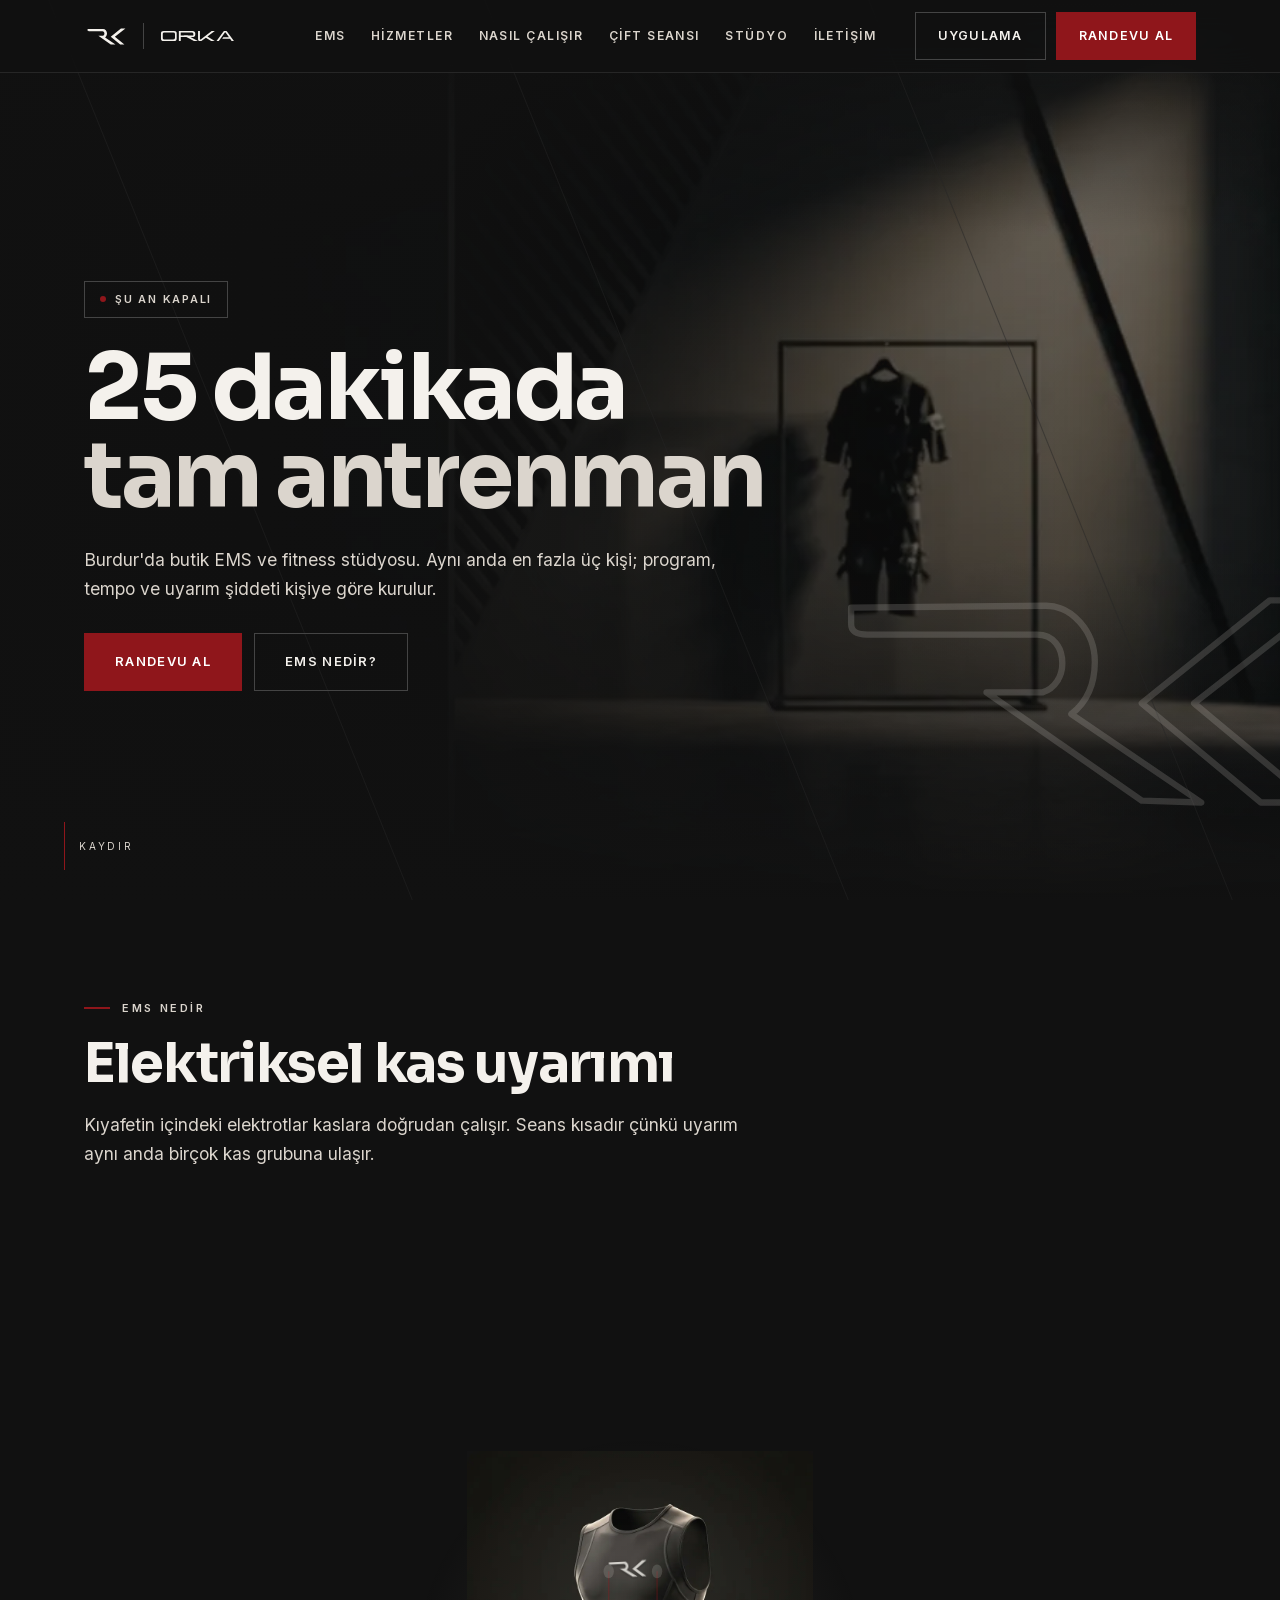
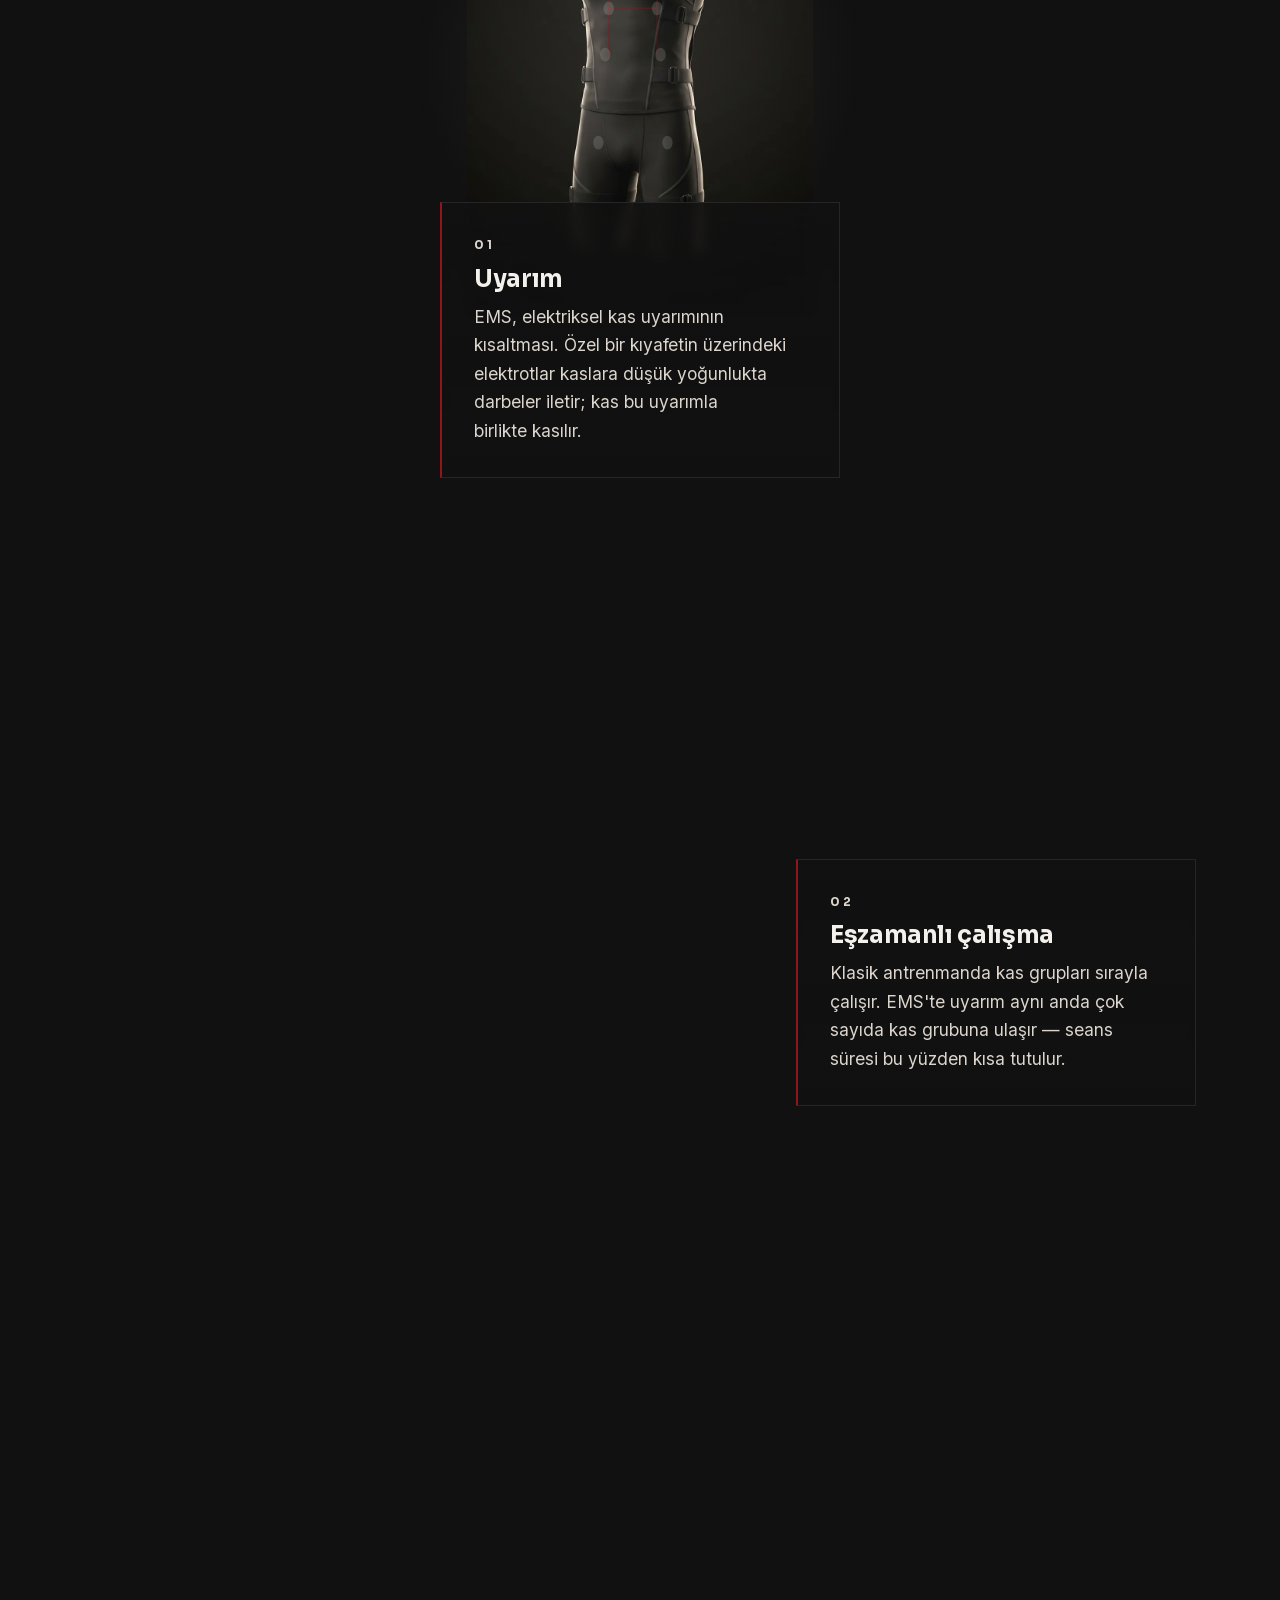
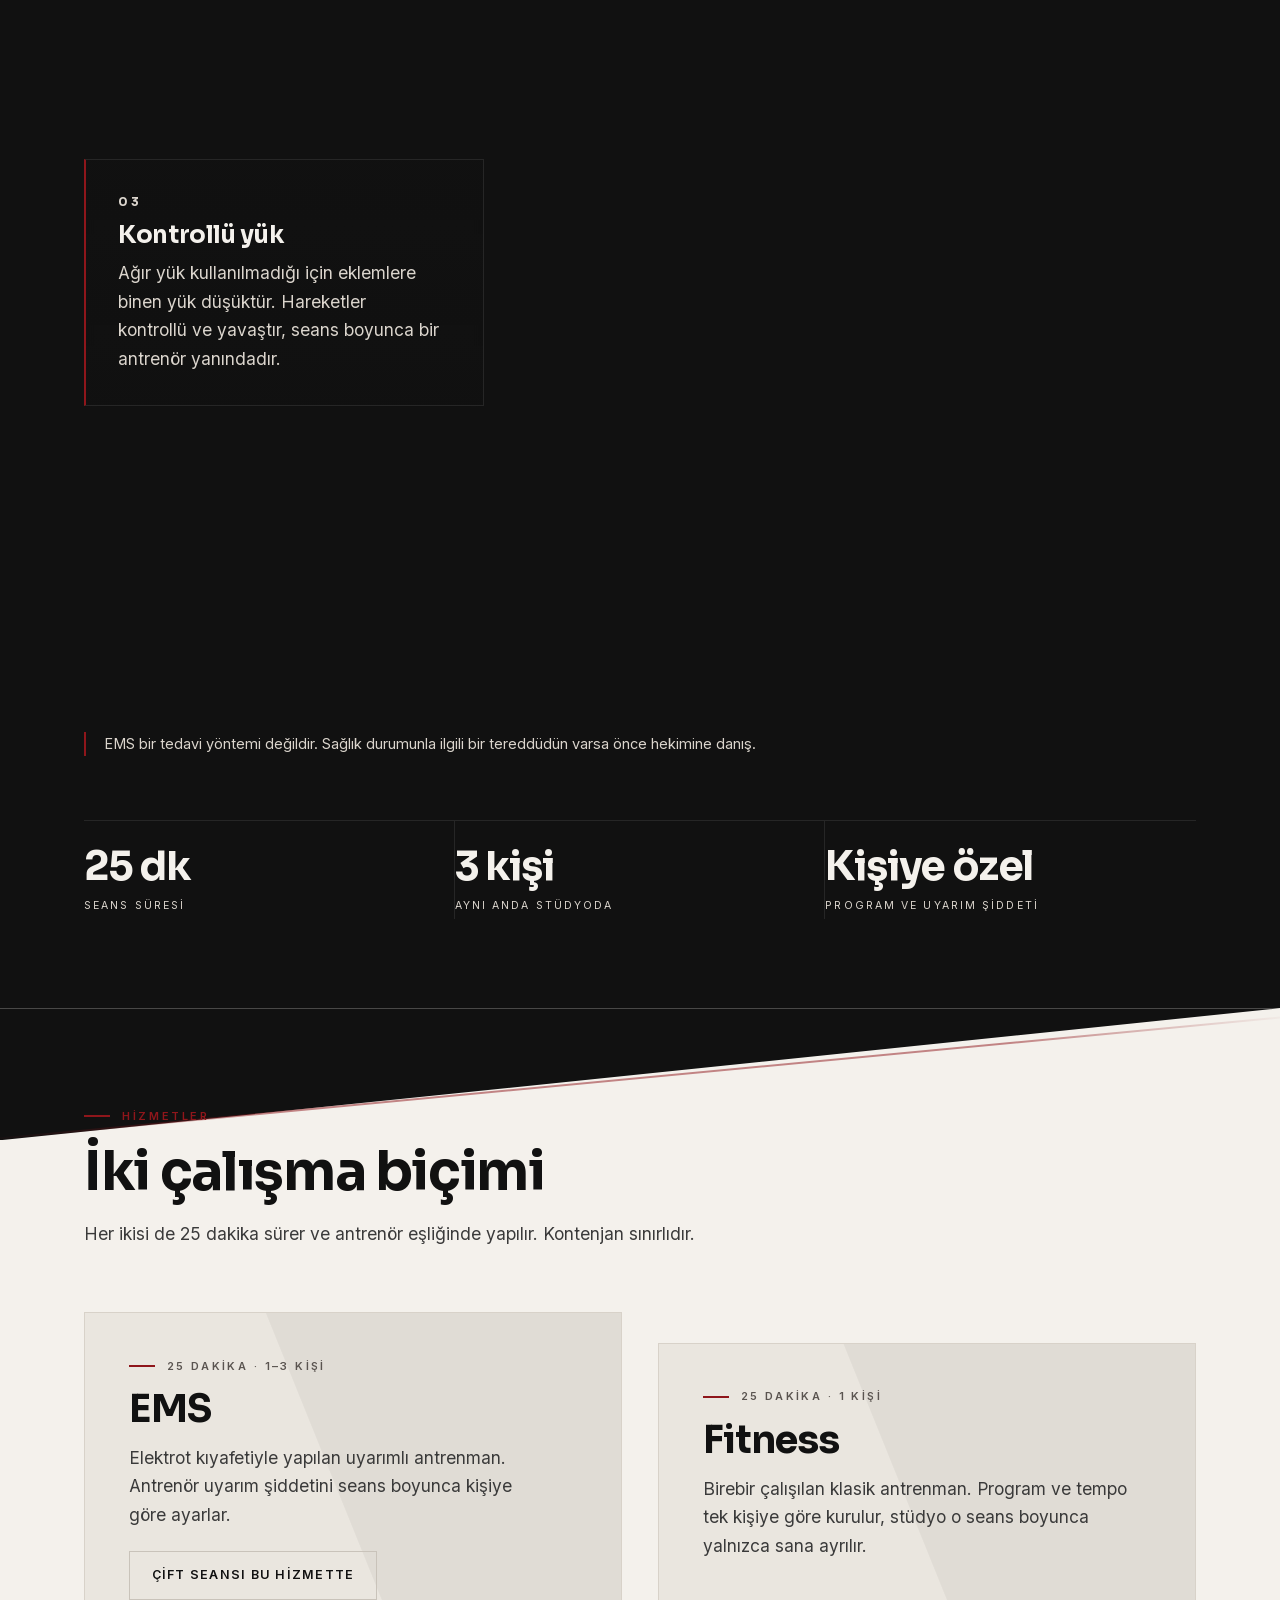
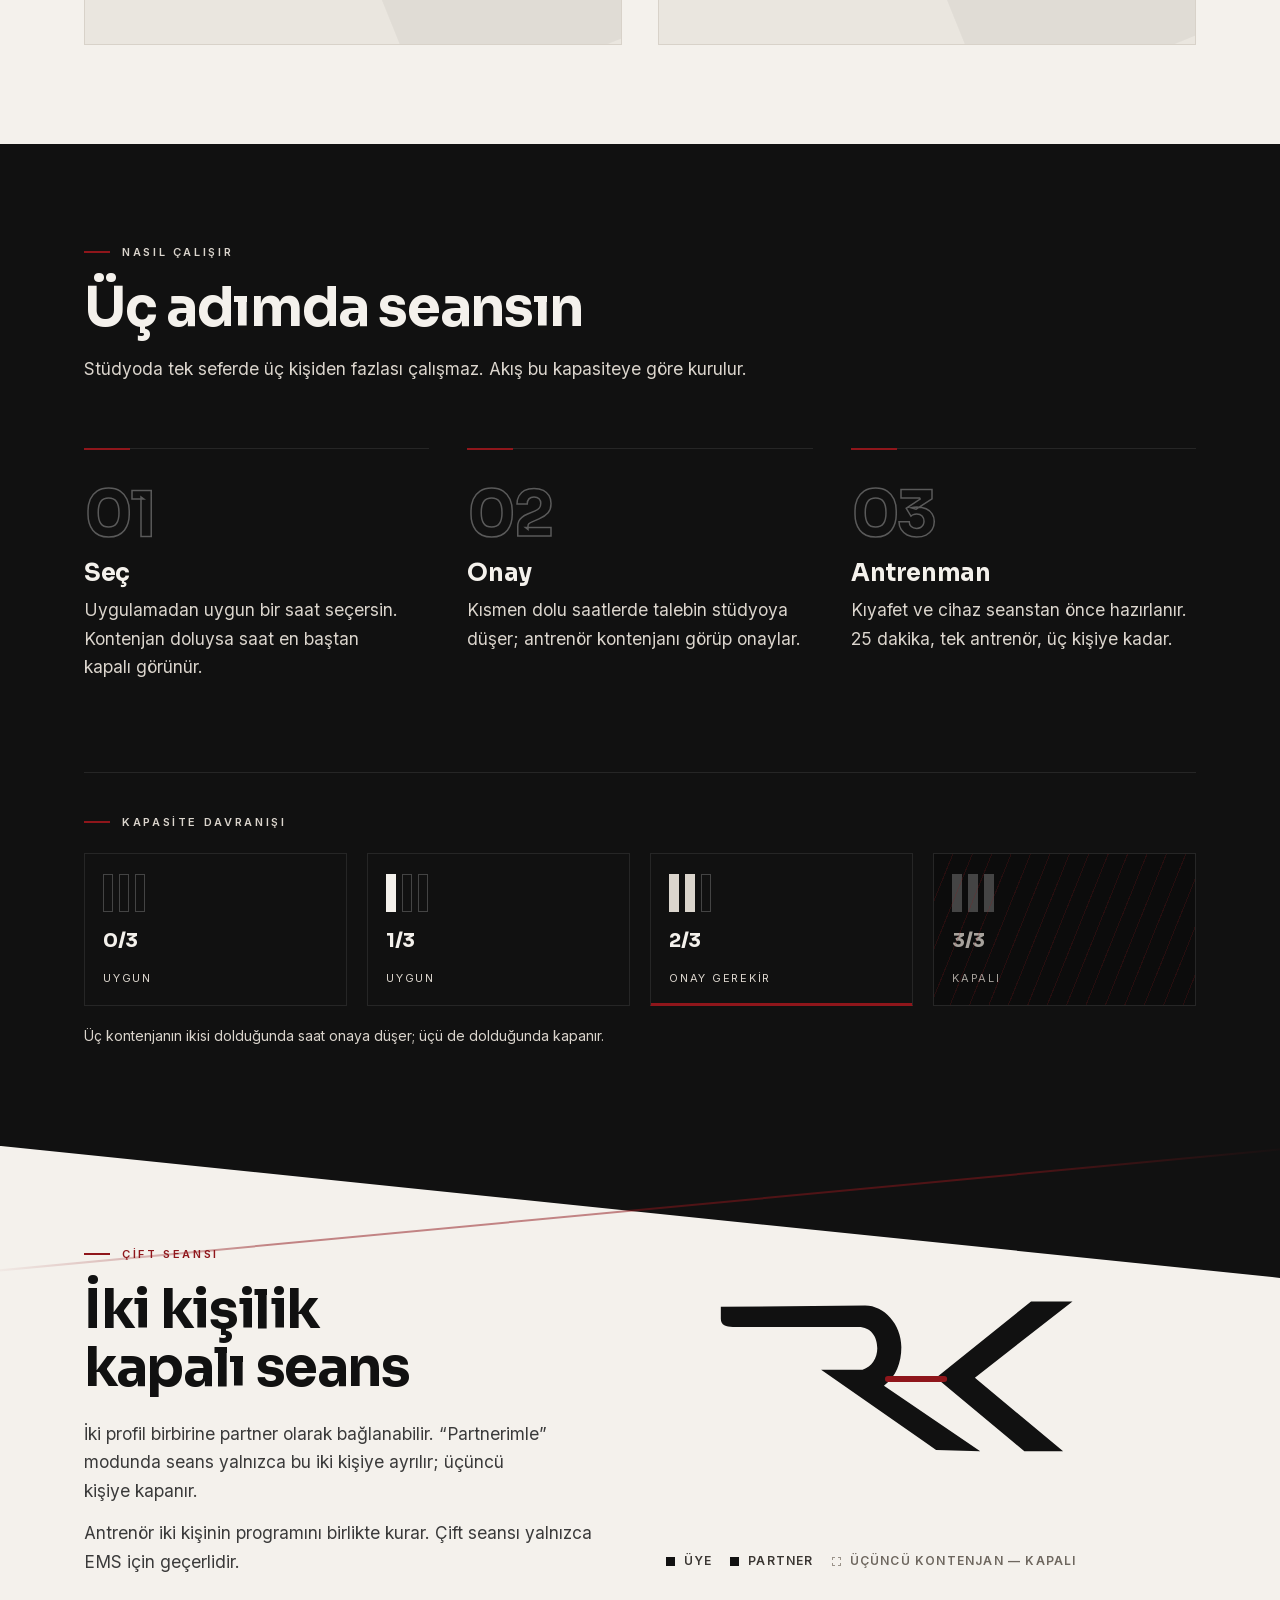
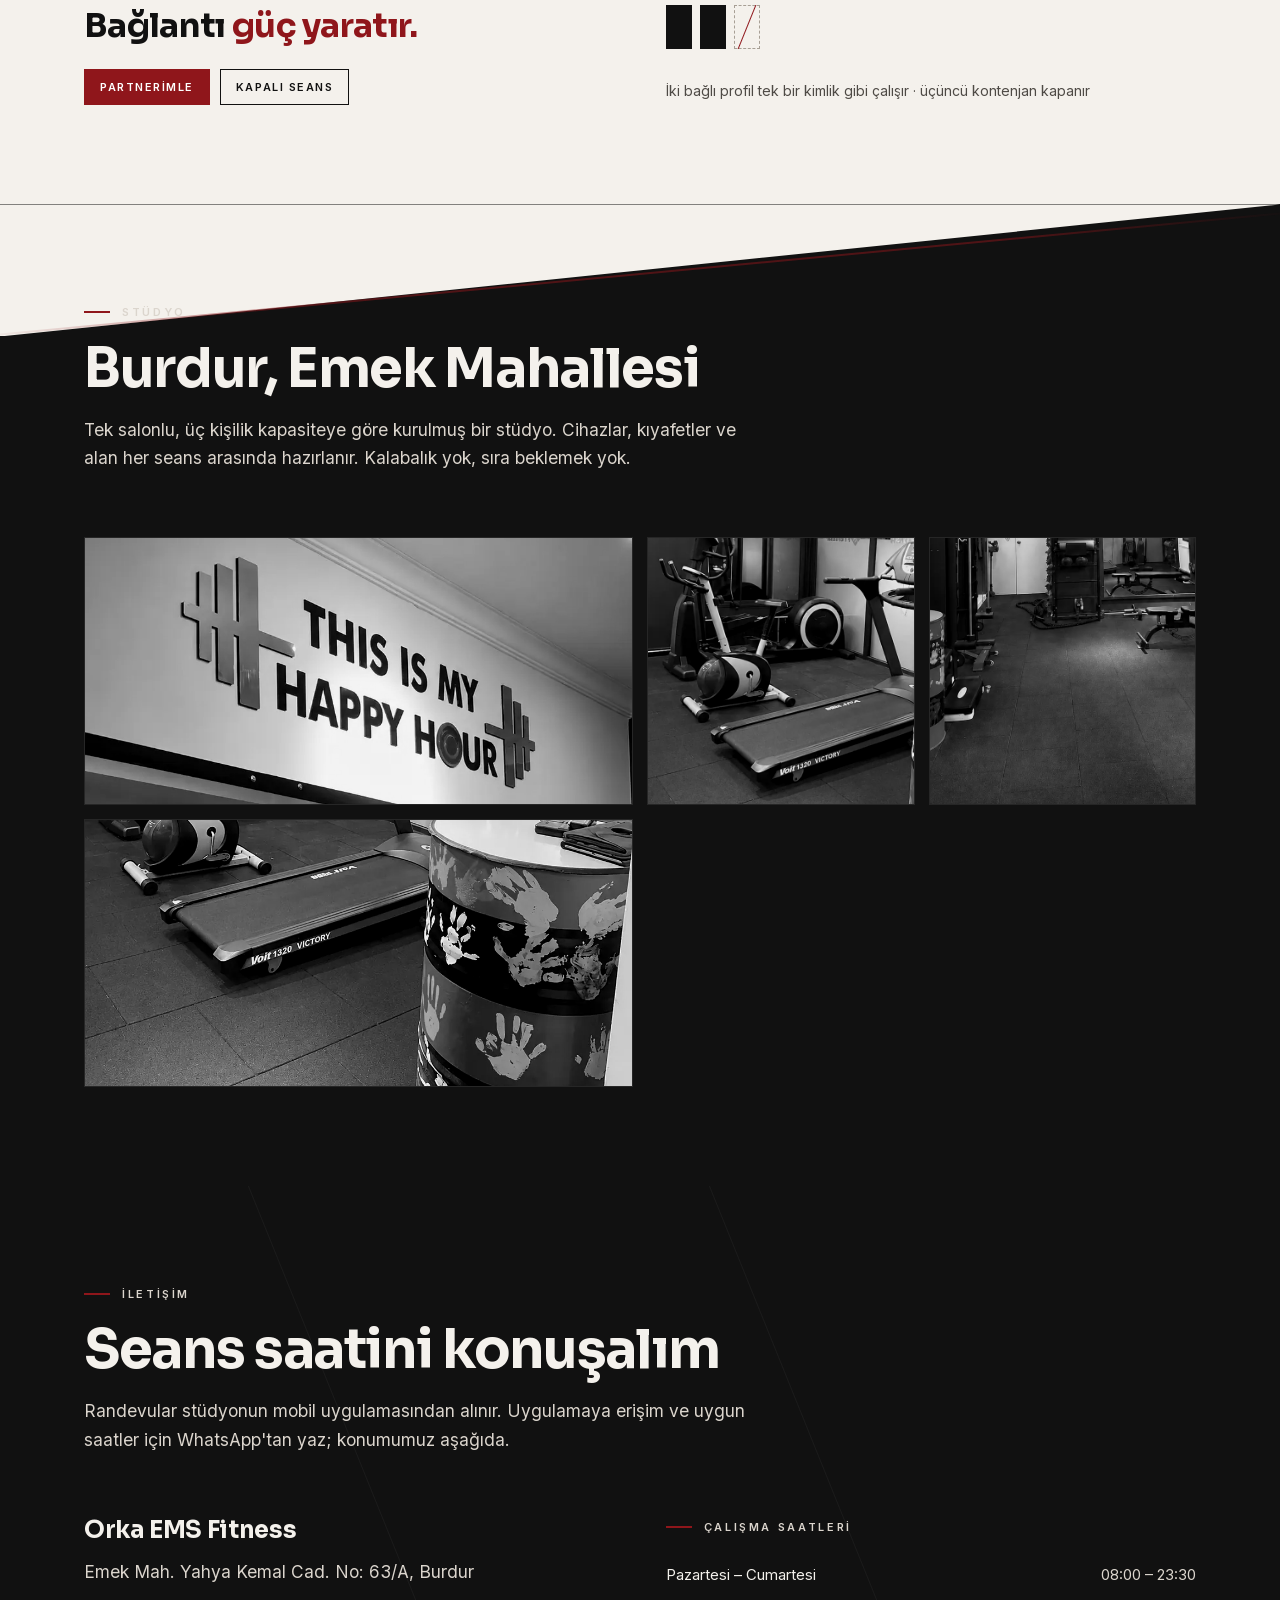
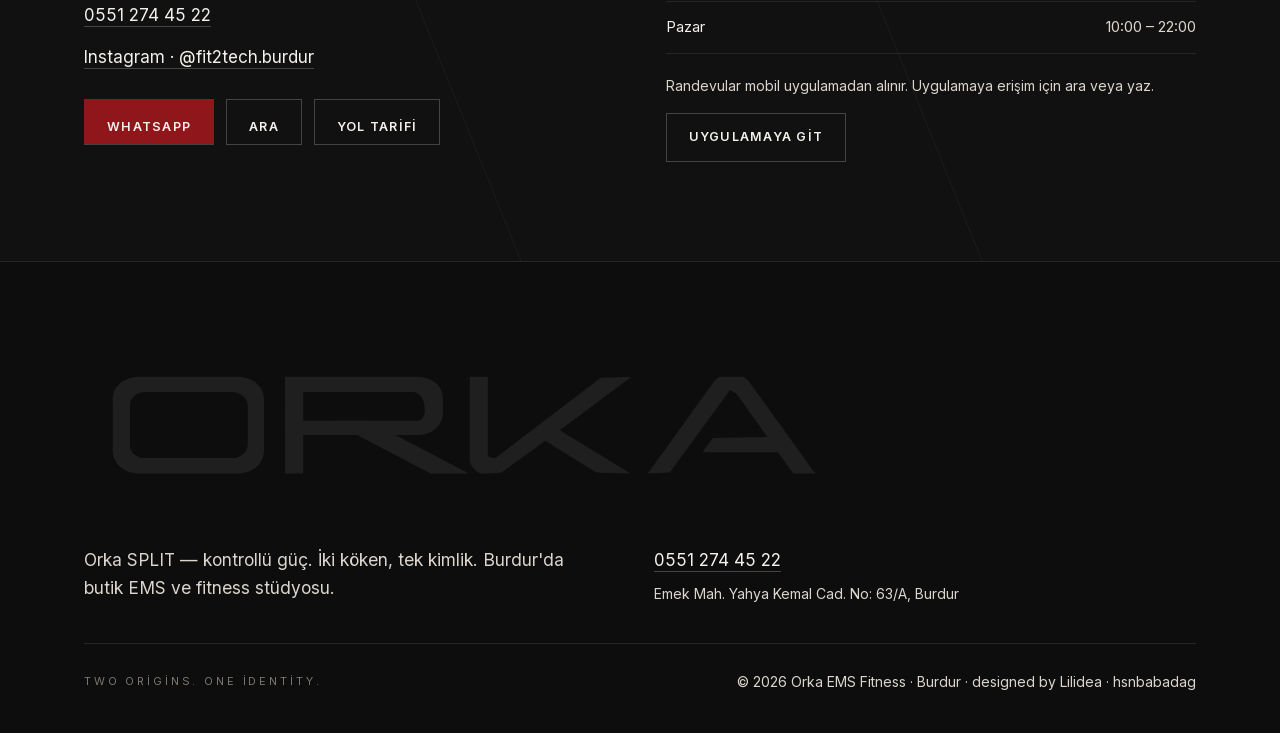
<file: index.html>
<!DOCTYPE html>
<html lang="tr">
<head>
<meta charset="utf-8">
<meta name="viewport" content="width=device-width,initial-scale=1,viewport-fit=cover">
<title>Orka EMS Fitness — Burdur | 25 dakikada tam antrenman</title>
<meta name="description" content="Burdur'da butik EMS ve fitness stüdyosu. 25 dakikalık, kişiye özel seanslar; aynı anda en fazla üç kişi.">
<meta name="theme-color" content="#111111">
<link rel="canonical" href="https://orkafitness.vercel.app/">
<meta property="og:type" content="website">
<meta property="og:title" content="Orka EMS Fitness — Burdur">
<meta property="og:description" content="25 dakikada tam antrenman. Butik EMS stüdyosu, Burdur.">
<meta property="og:image" content="https://orkafitness.vercel.app/assets/img/hero-studio.webp">
<meta property="og:locale" content="tr_TR">
<link rel="icon" href="assets/brand/favicon.svg" type="image/svg+xml">
<link rel="apple-touch-icon" href="assets/brand/apple-touch-icon.png">
<link rel="preload" href="assets/fonts/sora-700.woff2" as="font" type="font/woff2" crossorigin>
<link rel="preload" href="assets/fonts/inter-400.woff2" as="font" type="font/woff2" crossorigin>
<link rel="stylesheet" href="assets/site.css">
<script type="application/ld+json">{"@context": "https://schema.org", "@type": "ExerciseGym", "name": "Orka EMS Fitness", "description": "Burdur'da butik EMS ve fitness stüdyosu. 25 dakikalık, kişiye özel seanslar.", "url": "https://orkafitness.vercel.app/", "telephone": "+905512744522", "image": "https://orkafitness.vercel.app/assets/img/hero-studio.webp", "sameAs": ["https://instagram.com/fit2tech.burdur"], "address": {"@type": "PostalAddress", "streetAddress": "Emek Mah. Yahya Kemal Cad. No: 63/A", "addressLocality": "Burdur", "addressCountry": "TR"}, "openingHoursSpecification": [{"@type": "OpeningHoursSpecification", "dayOfWeek": ["Monday", "Tuesday", "Wednesday", "Thursday", "Friday", "Saturday"], "opens": "08:00", "closes": "23:30"}, {"@type": "OpeningHoursSpecification", "dayOfWeek": ["Sunday"], "opens": "10:00", "closes": "22:00"}]}</script>
</head>
<body>
<a class="btn btn--solid" href="#ems" style="position:absolute;left:-9999px;top:0"
   onfocus="this.style.left='12px';this.style.top='12px';this.style.zIndex=99"
   onblur="this.style.left='-9999px'">İçeriğe atla</a>

<div class="field" id="field" aria-hidden="true"></div>
<div class="progress" id="progress"></div>

<header class="nav" id="nav">
  <div class="nav__in">
    <a class="brand" href="#top" aria-label="Orka EMS Fitness — ana sayfa">
      <svg class="sym" viewBox="-24 -24 312 160" aria-hidden="true"><path d="M1 4 L1 13 C1 18 5 19 10 19 L104 19 C113 19 118 26 118 35 C118 42 114 49 107 51 L76 51 L162 111 L195 112 L123 63 C132 56 136 46 136 34 C136 17 123 3 109 3 Z"/><path d="M233 0 L162 57 L228 112 L257 112 L191 57 L264 0 Z"/></svg>
      <span class="brand__rule"></span><svg class="wm" viewBox="-30 -30 794 161" fill-rule="evenodd" aria-hidden="true"><path d="M27 0 H131 A27 23 0 0 1 158 23 V78 A27 23 0 0 1 131 101 H27 A27 23 0 0 1 0 78 V23 A27 23 0 0 1 27 0 Z M34 16 H124 A17 14 0 0 1 141 30 V71 A17 14 0 0 1 124 85 H34 A16 13 0 0 1 18 72 V29 A16 13 0 0 1 34 16 Z"/><path d="M180 0 H318 C334 0 345 10 345 23 V37 C345 51 333 61 318 61 H199 V101 H180 Z M199 16 H313 C321 16 326 24 326 34 V37 C326 42 322 46 317 46 H199 Z"/><path d="M227 46 H267 L372 101 H332 Z"/><path d="M373 0 L373 86 C373 93 378 98 384 101 C392 101 399 101 406 100 L452 67 L505 100 L541 101 L467 56 L542 0 L510 1 L400 85 C397 85 394 85 392 82 L392 0 Z"/><path d="M559 101 L582 100 L645 14 L652 18 L684 63 L627 64 L616 79 L695 79 L711 101 L734 101 L664 4 L659 0 L634 0 L629 4 Z"/></svg>
    </a>
    <nav class="navlinks"><a href="#ems">EMS</a><a href="#hizmetler">Hizmetler</a><a href="#kapasite">Nasıl Çalışır</a><a href="#cift">Çift Seansı</a><a href="#studyo">Stüdyo</a><a href="#iletisim">İletişim</a></nav>
    <div class="navcta">
      <a class="btn btn--ghost" href="/uygulama/">Uygulama</a>
      <a class="btn btn--primary btn--sweep" href="https://wa.me/905512744522">Randevu Al</a>
    </div>
    <button class="burger" id="burger" aria-label="Menü" aria-expanded="false" aria-controls="mobmenu">
      <i></i><i></i><i></i>
    </button>
  </div>
</header>

<nav class="mobmenu" id="mobmenu">
  <a href="#ems">EMS</a><a href="#hizmetler">Hizmetler</a><a href="#kapasite">Nasıl Çalışır</a><a href="#cift">Çift Seansı</a><a href="#studyo">Stüdyo</a><a href="#iletisim">İletişim</a>
  <a class="btn btn--primary" href="https://wa.me/905512744522">Randevu Al</a>
  <a class="btn btn--ghost" href="/uygulama/">Uygulamaya Git</a>
</nav>

<main id="top">

<!-- ===================== HERO ===================== -->
<section class="hero">
  <div class="hero__bg" id="heroBg">
    <picture>
      <source media="(max-width:700px)" srcset="assets/img/hero-studio-sm.webp">
      <img src="assets/img/hero-studio.webp" alt="" fetchpriority="high" width="1376" height="768">
    </picture>
  </div>
  <div class="hero__scrim"></div>
  <div class="slants" aria-hidden="true"><i style="left:18%"></i><i style="left:52%"></i><i style="left:82%"></i></div>
  <div class="wrap hero__grid">
    <div class="hero__copy">
      <span class="status" id="status"><i></i><span id="statusText">Çalışma saatleri</span></span>
      <h1>25 dakikada<em>tam antrenman</em></h1>
      <p class="lede">Burdur'da butik EMS ve fitness stüdyosu. Aynı anda en fazla üç kişi;
        program, tempo ve uyarım şiddeti kişiye göre kurulur.</p>
      <div class="hero__cta">
        <a class="btn btn--lg btn--primary btn--sweep" href="https://wa.me/905512744522">Randevu Al</a>
        <a class="btn btn--lg btn--ghost" href="#ems">EMS Nedir?</a>
      </div>
    </div>
    <svg class="hero__mark" viewBox="-24 -24 312 160" id="heroMark" aria-hidden="true"><path d="M1 4 L1 13 C1 18 5 19 10 19 L104 19 C113 19 118 26 118 35 C118 42 114 49 107 51 L76 51 L162 111 L195 112 L123 63 C132 56 136 46 136 34 C136 17 123 3 109 3 Z"/><path d="M233 0 L162 57 L228 112 L257 112 L191 57 L264 0 Z"/></svg>
  </div>
  <div class="scrollhint"><span></span>Kaydır</div>
</section>

<!-- ===================== EMS ===================== -->
<section class="sec ems" id="ems">
  <div class="wrap">
    <div class="head reveal">
      <p class="eyebrow">EMS Nedir</p>
      <h2 class="h2">Elektriksel kas uyarımı</h2>
      <p class="lede">Kıyafetin içindeki elektrotlar kaslara doğrudan çalışır.
        Seans kısadır çünkü uyarım aynı anda birçok kas grubuna ulaşır.</p>
    </div>
  </div>

  <!-- Sahne: yapışkan suit + akışta duran üç faz.
       Metin blokları normal akışta; JS çalışmasa da tamamı okunur kalır. -->
  <div class="emsstage" id="emsStage">
    <div class="emsstage__sticky" aria-hidden="true">
      <div class="suit" id="suit">
        <div class="suit__halo"></div>
        <picture>
          <source media="(max-width:760px)" srcset="assets/img/ems-suit-sm.webp">
          <img class="suit__img" src="assets/img/ems-suit.webp" width="896" height="1200"
               alt="" loading="lazy" decoding="async">
        </picture>
        <!-- Göğüs arması: onaylı RK vektörü, üretilmiş görselin üstüne bindirildi.
             Amblem hiçbir zaman render'a bırakılmadı; böylece bozulma riski yok. -->
        <svg class="suit__rk" viewBox="-24 -24 312 160" aria-hidden="true"><path d="M1 4 L1 13 C1 18 5 19 10 19 L104 19 C113 19 118 26 118 35 C118 42 114 49 107 51 L76 51 L162 111 L195 112 L123 63 C132 56 136 46 136 34 C136 17 123 3 109 3 Z"/><path d="M233 0 L162 57 L228 112 L257 112 L191 57 L264 0 Z"/></svg>
        <!-- Akım: elektrot noktaları sırayla atar. Ölçülü, döngü yavaş. -->
        <svg class="suit__current" viewBox="0 0 100 100" preserveAspectRatio="none" aria-hidden="true">
          <path class="ezline" d="M41 26 L41 44 M55 26 L55 44 M41 34 L55 34"/>
          <circle class="ez" style="--i:0" cx="41" cy="26" r="1.5"/><circle class="ez" style="--i:1" cx="55" cy="26" r="1.5"/><circle class="ez" style="--i:2" cx="41" cy="34" r="1.5"/><circle class="ez" style="--i:3" cx="55" cy="34" r="1.5"/><circle class="ez" style="--i:4" cx="40" cy="44" r="1.5"/><circle class="ez" style="--i:5" cx="56" cy="44" r="1.5"/><circle class="ez" style="--i:6" cx="38" cy="63" r="1.5"/><circle class="ez" style="--i:7" cx="58" cy="63" r="1.5"/>
        </svg>
      </div>
    </div>

    <div class="emsphases">
      <article class="emsphase emsphase--1">
        <div class="emsphase__box">
          <span class="emsphase__n">01</span>
          <h3 class="h3">Uyarım</h3>
          <p class="lede">EMS, elektriksel kas uyarımının kısaltması. Özel bir kıyafetin üzerindeki elektrotlar kaslara düşük yoğunlukta darbeler iletir; kas bu uyarımla birlikte kasılır.</p>
        </div>
      </article>
      <article class="emsphase emsphase--2">
        <div class="emsphase__box">
          <span class="emsphase__n">02</span>
          <h3 class="h3">Eşzamanlı çalışma</h3>
          <p class="lede">Klasik antrenmanda kas grupları sırayla çalışır. EMS'te uyarım aynı anda çok sayıda kas grubuna ulaşır — seans süresi bu yüzden kısa tutulur.</p>
        </div>
      </article>
      <article class="emsphase emsphase--3">
        <div class="emsphase__box">
          <span class="emsphase__n">03</span>
          <h3 class="h3">Kontrollü yük</h3>
          <p class="lede">Ağır yük kullanılmadığı için eklemlere binen yük düşüktür. Hareketler kontrollü ve yavaştır, seans boyunca bir antrenör yanındadır.</p>
        </div>
      </article>
    </div>
  </div>

  <div class="wrap">
    <p class="note reveal">EMS bir tedavi yöntemi değildir. Sağlık durumunla ilgili bir
      tereddüdün varsa önce hekimine danış.</p>
    <div class="stats reveal">
      <div class="stat"><b>25 dk</b><span>Seans süresi</span></div>
      <div class="stat"><b>3 kişi</b><span>Aynı anda stüdyoda</span></div>
      <div class="stat"><b>Kişiye özel</b><span>Program ve uyarım şiddeti</span></div>
    </div>
  </div>
</section>

<!-- ===================== HİZMETLER (açık oda) ===================== -->
<section class="sec sec--light split-top" id="hizmetler" style="--wedge-color:var(--carbon)">
  <div class="slants" aria-hidden="true"><i style="left:22%"></i><i style="left:72%"></i></div>
  <div class="wrap">
    <div class="head reveal">
      <p class="eyebrow">Hizmetler</p>
      <h2 class="h2">İki çalışma biçimi</h2>
      <p class="lede">Her ikisi de 25 dakika sürer ve antrenör eşliğinde yapılır. Kontenjan sınırlıdır.</p>
    </div>
    <div class="svcgrid">
      <article class="svc reveal">
        <div class="svc__meta"><span class="svc__k"></span><span class="svc__label">25 dakika · 1–3 kişi</span></div>
        <h3>EMS</h3>
        <p class="lede">Elektrot kıyafetiyle yapılan uyarımlı antrenman. Antrenör
          uyarım şiddetini seans boyunca kişiye göre ayarlar.</p>
        <p style="margin-top:8px"><a class="btn btn--ghost" href="#cift">Çift seansı bu hizmette</a></p>
      </article>
      <article class="svc reveal" data-d="1">
        <div class="svc__meta"><span class="svc__k"></span><span class="svc__label">25 dakika · 1 kişi</span></div>
        <h3>Fitness</h3>
        <p class="lede">Birebir çalışılan klasik antrenman. Program ve tempo tek kişiye
          göre kurulur, stüdyo o seans boyunca yalnızca sana ayrılır.</p>
      </article>
    </div>
  </div>
</section>

<!-- ===================== NASIL ÇALIŞIR ===================== -->
<section class="sec" id="kapasite">
  <div class="wrap">
    <div class="head reveal">
      <p class="eyebrow">Nasıl Çalışır</p>
      <h2 class="h2">Üç adımda seansın</h2>
      <p class="lede">Stüdyoda tek seferde üç kişiden fazlası çalışmaz.
        Akış bu kapasiteye göre kurulur.</p>
    </div>

    <!-- BİRİNCİL ANLATIM: yolculuk -->
    <ol class="journey">
      <li class="jstep reveal">
        <span class="jstep__n">01</span>
        <h3 class="h3">Seç</h3>
        <p class="lede">Uygulamadan uygun bir saat seçersin. Kontenjan doluysa
          saat en baştan kapalı görünür.</p>
      </li>
      <li class="jstep reveal" data-d="1">
        <span class="jstep__n">02</span>
        <h3 class="h3">Onay</h3>
        <p class="lede">Kısmen dolu saatlerde talebin stüdyoya düşer; antrenör
          kontenjanı görüp onaylar.</p>
      </li>
      <li class="jstep reveal" data-d="2">
        <span class="jstep__n">03</span>
        <h3 class="h3">Antrenman</h3>
        <p class="lede">Kıyafet ve cihaz seanstan önce hazırlanır. 25 dakika,
          tek antrenör, üç kişiye kadar.</p>
      </li>
    </ol>

    <!-- İKİNCİL: kapasitenin davranışı -->
    <div class="capacity reveal">
      <p class="eyebrow">Kapasite davranışı</p>
      <div class="capgrid"><div class="capstate capstate--ok"><div class="rails"><i class=""></i><i class=""></i><i class=""></i></div><b class="mono">0/3</b><span>Uygun</span></div><div class="capstate capstate--ok"><div class="rails"><i class="on"></i><i class=""></i><i class=""></i></div><b class="mono">1/3</b><span>Uygun</span></div><div class="capstate capstate--hold"><div class="rails"><i class="on"></i><i class="on"></i><i class=""></i></div><b class="mono">2/3</b><span>Onay gerekir</span></div><div class="capstate capstate--off"><div class="rails"><i class="on"></i><i class="on"></i><i class="on"></i></div><b class="mono">3/3</b><span>Kapalı</span></div></div>
      <p class="small muted">Üç kontenjanın ikisi dolduğunda saat onaya düşer;
        üçü de dolduğunda kapanır.</p>
    </div>
  </div>
</section>

<!-- ===================== ÇİFT SEANSI (açık oda) ===================== -->
<section class="sec sec--light split-top is-mirror" id="cift" style="--wedge-color:var(--carbon)">
  <div class="slants" aria-hidden="true"><i style="left:16%"></i><i style="left:84%"></i></div>
  <div class="wrap two" style="align-items:center">
    <div class="reveal">
      <p class="eyebrow">Çift Seansı</p>
      <h2 class="h2" style="margin:18px 0 22px">İki kişilik<br>kapalı seans</h2>
      <p class="lede">İki profil birbirine partner olarak bağlanabilir. “Partnerimle” modunda seans
        yalnızca bu iki kişiye ayrılır; üçüncü kişiye kapanır.</p>
      <p class="lede" style="margin-top:14px">Antrenör iki kişinin programını birlikte kurar.
        Çift seansı yalnızca EMS için geçerlidir.</p>
      <p class="brandline" style="margin-top:30px">Bağlantı <b>güç yaratır.</b></p>
      <div class="chips" style="margin-top:24px">
        <span class="chip chip--red">Partnerimle</span>
        <span class="chip">Kapalı seans</span>
      </div>
    </div>
    <div class="pair reveal" data-d="1" id="pair">
      <!-- Markanın kendi geometrisi: soldaki R, sağdaki K. Dinlenme durumu
           BİRLEŞİK hâldir (RK); animasyon onları yalnızca geçici olarak ayırıp
           birleştirir. Animasyon çalışmazsa doğru lockup zaten görünür. -->
      <svg class="rkpair" viewBox="-40 -40 344 200" role="img"
           aria-label="İki üye profili ORKA sembolünün R ve K parçaları olarak birleşiyor; üçüncü kontenjan kapalı">
        <g class="rkpair__r"><path d="M1 4 L1 13 C1 18 5 19 10 19 L104 19 C113 19 118 26 118 35 C118 42 114 49 107 51 L76 51 L162 111 L195 112 L123 63 C132 56 136 46 136 34 C136 17 123 3 109 3 Z"/></g>
        <g class="rkpair__k"><path d="M233 0 L162 57 L228 112 L257 112 L191 57 L264 0 Z"/></g>
        <line class="rkpair__link" x1="126" y1="58" x2="168" y2="58"/>
      </svg>

      <div class="pairlabels">
        <span><i></i>Üye</span>
        <span><i></i>Partner</span>
        <span class="is-off"><i></i>Üçüncü kontenjan — kapalı</span>
      </div>

      <div class="thirdslot" aria-hidden="true">
        <span class="thirdslot__bar"></span>
        <span class="thirdslot__bar"></span>
        <span class="thirdslot__bar is-blocked"></span>
      </div>
      <p class="small muted">İki bağlı profil tek bir kimlik gibi çalışır · üçüncü kontenjan kapanır</p>
    </div>
  </div>
</section>

<!-- ===================== STÜDYO ===================== -->
<section class="sec split-top" id="studyo" style="--wedge-color:var(--off)">
  <div class="wrap">
    <div class="head reveal">
      <p class="eyebrow">Stüdyo</p>
      <h2 class="h2">Burdur, Emek Mahallesi</h2>
      <p class="lede">Tek salonlu, üç kişilik kapasiteye göre kurulmuş bir stüdyo. Cihazlar, kıyafetler
        ve alan her seans arasında hazırlanır. Kalabalık yok, sıra beklemek yok.</p>
    </div>
    <div class="gal reveal">
      <figure class="galcell"><img src="assets/img/studyo-1.webp" alt="Stüdyo duvarı ve aydınlatma detayı" loading="lazy" decoding="async"></figure>
      <figure class="galcell"><img src="assets/img/studyo-2.webp" alt="Kardiyo alanı" loading="lazy" decoding="async"></figure>
      <figure class="galcell"><img src="assets/img/studyo-3.webp" alt="Ağırlık ve fonksiyonel alan" loading="lazy" decoding="async"></figure>
      <figure class="galcell"><img src="assets/img/studyo-4.webp" alt="Koşu bandı detayı" loading="lazy" decoding="async"></figure>
    </div>
  </div>
</section>

<!-- ===================== İLETİŞİM ===================== -->
<section class="sec" id="iletisim">
  <div class="slants" aria-hidden="true"><i style="left:30%"></i><i style="left:66%"></i></div>
  <div class="wrap">
    <div class="head reveal">
      <p class="eyebrow">İletişim</p>
      <h2 class="h2">Seans saatini konuşalım</h2>
      <p class="lede">Randevular stüdyonun mobil uygulamasından alınır. Uygulamaya erişim ve
        uygun saatler için WhatsApp'tan yaz; konumumuz aşağıda.</p>
    </div>
    <div class="two">
      <div class="info reveal">
        <h3 class="h3">Orka EMS Fitness</h3>
        <p class="lede">Emek Mah. Yahya Kemal Cad. No: 63/A, Burdur</p>
        <p><a href="tel:+905512744522">0551 274 45 22</a></p>
        <p><a href="https://instagram.com/fit2tech.burdur" target="_blank" rel="noopener">Instagram · @fit2tech.burdur</a></p>
        <div class="hero__cta" style="margin-top:14px">
          <a class="btn btn--primary btn--sweep" href="https://wa.me/905512744522">WhatsApp</a>
          <a class="btn btn--ghost" href="tel:+905512744522">Ara</a>
          <a class="btn btn--ghost" target="_blank" rel="noopener"
             href="https://maps.google.com/?q=Emek+Mah.+Yahya+Kemal+Cad.+No:+63/A+Burdur">Yol tarifi</a>
        </div>
      </div>
      <div class="reveal" data-d="1">
        <p class="eyebrow" style="margin-bottom:14px">Çalışma Saatleri</p>
        <table class="hours">
          <tr><td>Pazartesi – Cumartesi</td><td>08:00 – 23:30</td></tr>
          <tr><td>Pazar</td><td>10:00 – 22:00</td></tr>
        </table>
        <p class="small muted" style="margin-top:20px">Randevular mobil uygulamadan alınır.
          Uygulamaya erişim için ara veya yaz.</p>
        <p style="margin-top:16px"><a class="btn btn--ghost" href="/uygulama/">Uygulamaya Git</a></p>
      </div>
    </div>
  </div>
</section>
</main>

<footer class="foot">
  <div class="wrap">
    <div class="foot__wm"><svg class="" viewBox="-30 -30 794 161" aria-hidden="true" fill-rule="evenodd"><path d="M27 0 H131 A27 23 0 0 1 158 23 V78 A27 23 0 0 1 131 101 H27 A27 23 0 0 1 0 78 V23 A27 23 0 0 1 27 0 Z M34 16 H124 A17 14 0 0 1 141 30 V71 A17 14 0 0 1 124 85 H34 A16 13 0 0 1 18 72 V29 A16 13 0 0 1 34 16 Z"/><path d="M180 0 H318 C334 0 345 10 345 23 V37 C345 51 333 61 318 61 H199 V101 H180 Z M199 16 H313 C321 16 326 24 326 34 V37 C326 42 322 46 317 46 H199 Z"/><path d="M227 46 H267 L372 101 H332 Z"/><path d="M373 0 L373 86 C373 93 378 98 384 101 C392 101 399 101 406 100 L452 67 L505 100 L541 101 L467 56 L542 0 L510 1 L400 85 C397 85 394 85 392 82 L392 0 Z"/><path d="M559 101 L582 100 L645 14 L652 18 L684 63 L627 64 L616 79 L695 79 L711 101 L734 101 L664 4 L659 0 L634 0 L629 4 Z"/></svg></div>
    <div class="two" style="gap:28px">
      <p class="lede" style="max-width:46ch">Orka SPLIT — kontrollü güç. İki köken, tek kimlik.
        Burdur'da butik EMS ve fitness stüdyosu.</p>
      <div class="info" style="gap:8px">
        <p><a href="tel:+905512744522">0551 274 45 22</a></p>
        <p class="small muted">Emek Mah. Yahya Kemal Cad. No: 63/A, Burdur</p>
      </div>
    </div>
    <div class="foot__bar">
      <span class="foot__tag">Two origins. One identity.</span>
      <span class="small muted">© 2026 Orka EMS Fitness · Burdur · designed by Lilidea · hsnbabadag</span>
    </div>
  </div>
</footer>

<script src="assets/site.js" defer></script>
</body>
</html>
</file>
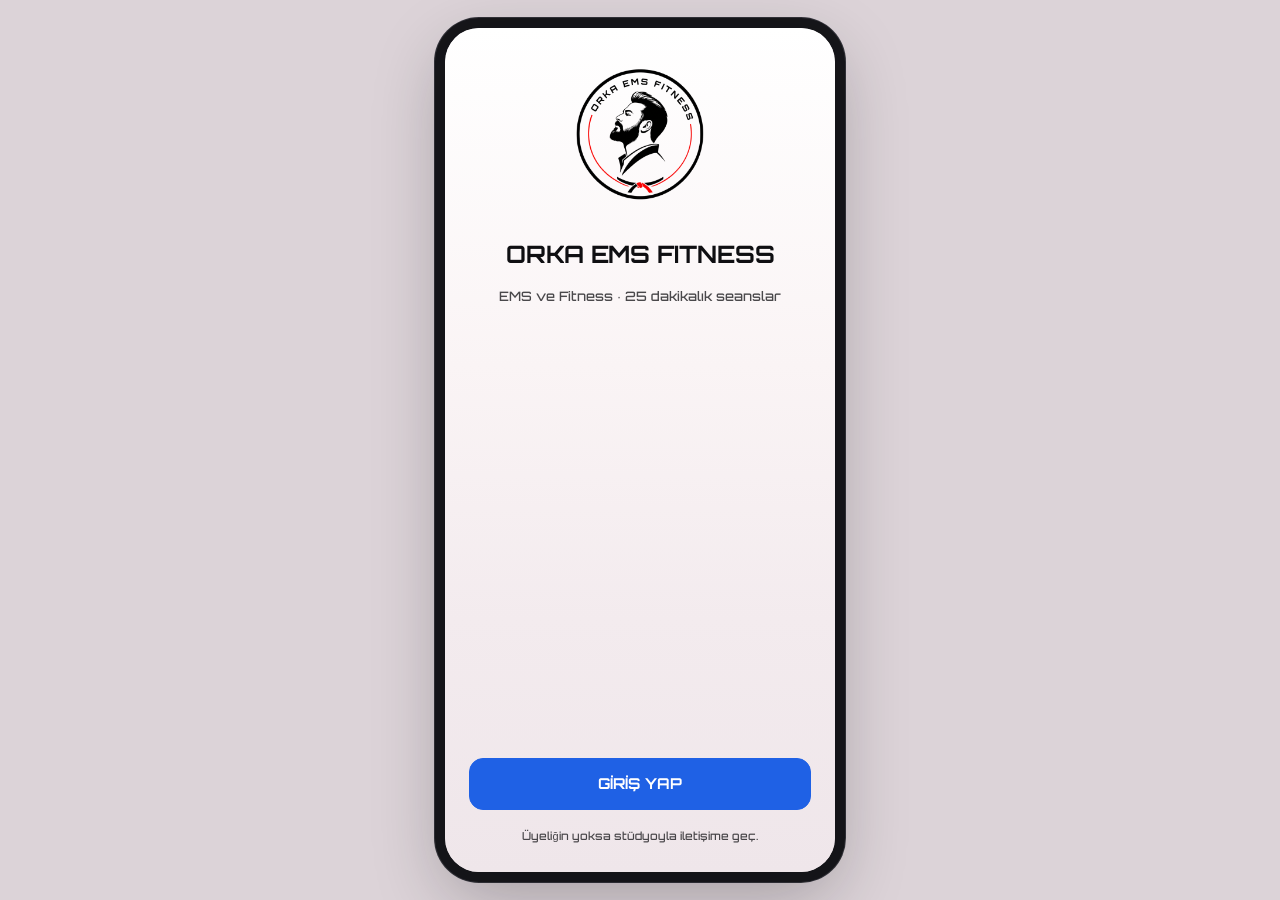
<file: uygulama-legacy/index.html>
<!doctype html>
<html lang="tr">
<head>
<meta charset="utf-8">
<meta name="viewport" content="width=device-width, initial-scale=1, viewport-fit=cover">
<title>Orka EMS Fitness — Randevu</title>
<meta name="description" content="Orka EMS Fitness randevu uygulaması. 25 dakikalık EMS ve Fitness seansları, Burdur.">
<meta name="theme-color" content="#faf4f5">
<meta name="apple-mobile-web-app-capable" content="yes">
<meta name="apple-mobile-web-app-status-bar-style" content="default">
<meta name="apple-mobile-web-app-title" content="Orka EMS">
<meta name="mobile-web-app-capable" content="yes">

<meta property="og:title" content="Orka EMS Fitness — Randevu">
<meta property="og:description" content="25 dakikalık EMS ve Fitness seansları. Randevunu uygulamadan al.">
<meta property="og:type" content="website">
<meta property="og:image" content="icons/icon-512.png">
<meta property="og:locale" content="tr_TR">

<link rel="manifest" href="manifest.webmanifest">
<link rel="icon" href="icons/favicon-64.png" sizes="64x64">
<link rel="apple-touch-icon" href="icons/apple-touch-icon.png">

<link rel="preconnect" href="https://fonts.googleapis.com">
<link rel="preconnect" href="https://fonts.gstatic.com" crossorigin>
<link rel="stylesheet" href="https://fonts.googleapis.com/css2?family=Orbitron:wght@500;700&display=swap">
<link rel="stylesheet" href="css/app.css?v=7">
</head>
<body>
<div id="app" class="app"></div>

<!-- ?v= sürüm damgası: tarayıcı ve servis çalışanı önbelleğinin
     güncellemeden sonra eski dosyayı vermesini engeller. Kod değişince artır. -->
<script src="js/rules.js?v=7"></script>
<script src="js/store.js?v=7"></script>
<script src="js/screens.js?v=7"></script>
<script src="js/admin.js?v=7"></script>
<script src="js/app.js?v=7"></script>
</body>
</html>
</file>
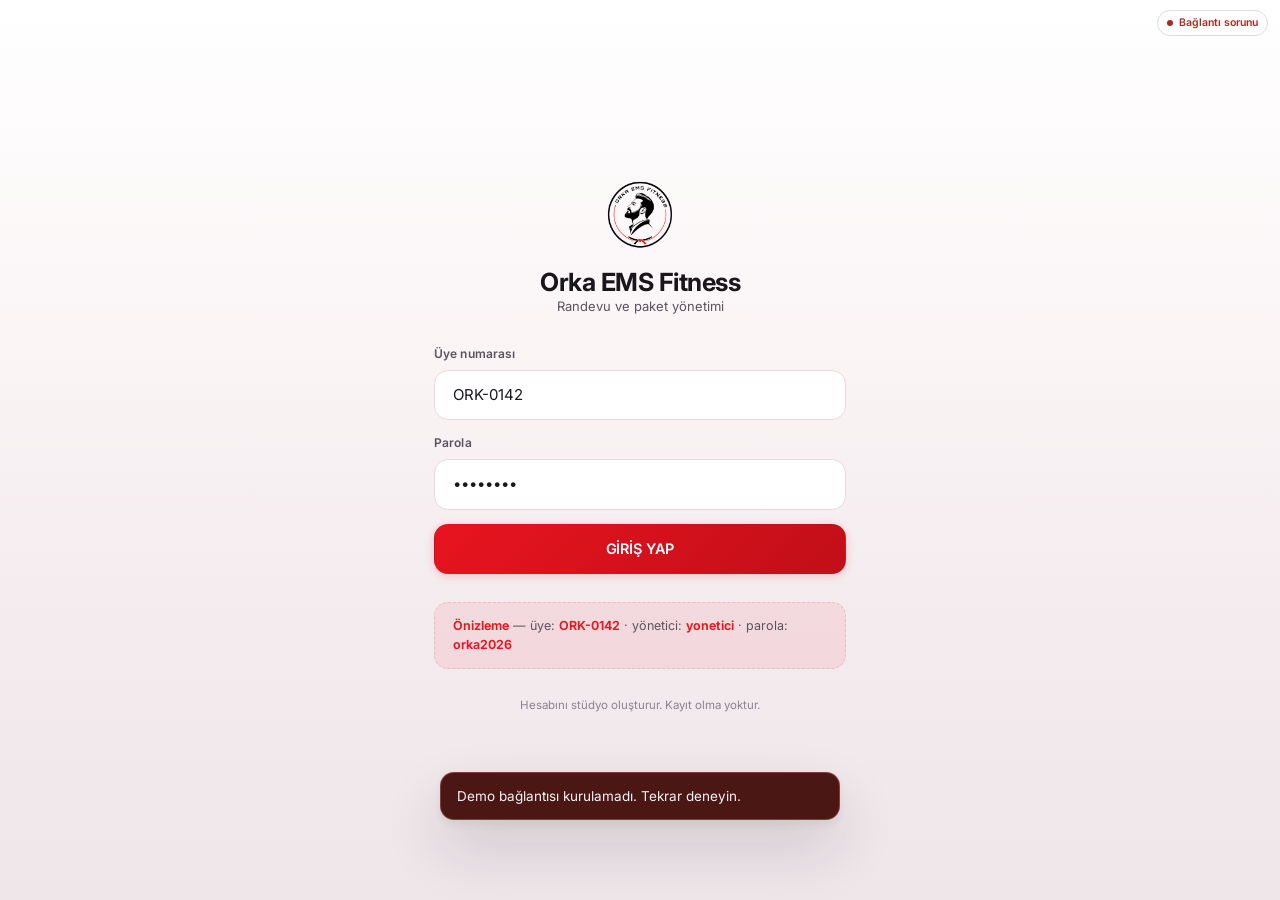
<file: uygulama/index.html>
<!doctype html>
<html lang="tr">
<head>
<meta charset="utf-8">
<meta name="viewport" content="width=device-width, initial-scale=1, viewport-fit=cover">
<title>Orka EMS Fitness — Randevu</title>
<meta name="description" content="Orka EMS Fitness randevu uygulaması. EMS ve Fitness seansları, Burdur.">
<meta name="theme-color" content="#0A0C10">
<meta name="apple-mobile-web-app-capable" content="yes">
<meta name="apple-mobile-web-app-status-bar-style" content="black-translucent">
<meta name="apple-mobile-web-app-title" content="Orka EMS">
<meta name="mobile-web-app-capable" content="yes">
<meta name="robots" content="noindex">

<link rel="manifest" href="manifest.webmanifest">
<link rel="icon" href="icons/favicon-64.png" sizes="64x64">
<link rel="apple-touch-icon" href="icons/apple-touch-icon.png">

<link rel="preconnect" href="https://fonts.googleapis.com">
<link rel="preconnect" href="https://fonts.gstatic.com" crossorigin>
<link rel="stylesheet" href="https://fonts.googleapis.com/css2?family=Inter:wght@400;500;600;700&display=swap">
<link rel="stylesheet" href="css/app.css?v=demo9">
</head>
<body>
<div id="app" class="app"></div>

<!-- Domain motoru depo kökünden yüklenir (/domain/). Kopya yok, derleme yok:
     iş kuralları tek yerde kalır ve framework bağımsızlığı korunur. -->
<script type="module" src="js/main.mjs?v=demo9"></script>

<noscript>
  <p style="padding:24px;color:#EEF1F6;font-family:sans-serif">
    Bu uygulama JavaScript gerektirir.
  </p>
</noscript>
</body>
</html>
</file>
<file: assets/site.css>
/* ============================================================================
   ORKA EMS FITNESS — site tasarım sistemi
   Tek görsel doğruluk kaynağı: ORKA SPLIT brand kit.

   Palet ve oranlar kitten birebir:  Carbon 60% · Off-white 30% · Graphite 7% · Deep Red 3%
   Tipografi: Sora (başlık) + Inter (gövde)
   Grafik dil: diyagonal enerji, R→K sürekli geçiş, mikro dozda kırmızı

   ÖLÇÜLMÜŞ KONTRAST KURALI — bu dosyanın en önemli kuralı:
   Kırmızı, carbon zeminde metin olarak 1,53–2,07x veriyor (okunmuyor).
   Beyaz metinli DOLGU olarak 9,14–12,32x veriyor (AA).
   Bu yüzden kırmızı koyu zeminde YALNIZCA dolgu / çizgi / diyagonal olur;
   metin olarak sadece açık (off-white) zeminlerde kullanılır (8,11x).
   ========================================================================== */

@import url('fonts/fonts.css');

:root{
  /* --- marka paleti (kit 10) --- */
  --carbon:#111111;
  --carbon-2:#161616;      /* yükseltilmiş yüzey */
  --carbon-3:#1C1C1C;      /* kart */
  --hairline:#262626;      /* koyu zeminde ince çizgi */
  --off:#F4F1EC;
  --off-2:#EAE6DF;         /* açık bölümde kart */
  --warm:#DBD5CD;          /* koyu zeminde ikincil metin (13,0x) */
  --graphite:#444444;
  --red:#8F161B;           /* panonun çalışan aksanı */
  --red-deep:#6B0F16;      /* palet Deep Red */

  /* --- tipografi --- */
  --sora:'Sora',ui-sans-serif,system-ui,sans-serif;
  --inter:'Inter',ui-sans-serif,system-ui,-apple-system,sans-serif;

  /* --- ritim --- */
  --wrap:1240px;
  --gut:clamp(20px,5vw,64px);
  --sec:clamp(84px,11vh,150px);

  /* --- kitin diyagonal enerjisi: TEK kanonik açı --- */
  --slant:-22deg;

  --ease:cubic-bezier(.22,.61,.36,1);
}

*,*::before,*::after{box-sizing:border-box}
html{-webkit-text-size-adjust:100%}
body{
  margin:0;background:var(--carbon);color:var(--off);
  font-family:var(--inter);font-size:17px;line-height:1.65;font-weight:400;
  -webkit-font-smoothing:antialiased;overflow-x:hidden;
}
img,svg{display:block;max-width:100%}
a{color:inherit;text-decoration:none}
h1,h2,h3{margin:0;font-family:var(--sora);font-weight:700;line-height:1.08;
  letter-spacing:-.025em;text-wrap:balance}
p{margin:0;text-wrap:pretty}
ul,ol{margin:0;padding:0;list-style:none}

/* kaydırma: sabit başlık payı */
html{scroll-behavior:smooth;scroll-padding-top:92px}
@media (prefers-reduced-motion:reduce){html{scroll-behavior:auto}}

.wrap{max-width:var(--wrap);margin:0 auto;padding-inline:var(--gut)}
.sec{padding-block:var(--sec);position:relative}

/* ---------- açık oda: kitin %30 off-white payı ---------- */
.sec--light{background:var(--off);color:var(--carbon)}
.sec--light .eyebrow{color:var(--red)}          /* açık zeminde kırmızı metin AA (8,11x) */
.sec--light .lede{color:#3A3A3A}
.sec--light .muted{color:#4E4A45}

/* ---------- tipografik ölçek ---------- */
.eyebrow{
  font-family:var(--inter);font-size:11px;font-weight:600;
  letter-spacing:.24em;text-transform:uppercase;color:var(--warm);
  display:flex;align-items:center;gap:12px;
}
.eyebrow::before{content:"";width:26px;height:2px;background:var(--red);flex:none}
.display{font-size:clamp(38px,7.2vw,86px);letter-spacing:-.035em;line-height:.98}
.h2{font-size:clamp(28px,4.4vw,54px)}
.h3{font-size:clamp(19px,2vw,24px);letter-spacing:-.015em}
.lede{font-size:clamp(16px,1.35vw,19px);color:var(--warm);max-width:62ch}
.muted{color:var(--warm)}
.small{font-size:14px}
.tiny{font-size:12.5px}
.mono{font-variant-numeric:tabular-nums}

/* ============================ NAV ============================ */
.progress{position:fixed;top:0;left:0;height:2px;width:0;background:var(--red);z-index:60}
.nav{
  position:fixed;inset:0 0 auto 0;z-index:50;
  background:rgba(17,17,17,.72);backdrop-filter:blur(16px);-webkit-backdrop-filter:blur(16px);
  border-bottom:1px solid var(--hairline);
  transition:background .3s var(--ease),border-color .3s var(--ease);
}
.nav__in{display:flex;align-items:center;gap:clamp(16px,3vw,40px);
  height:72px;max-width:var(--wrap);margin:0 auto;padding-inline:var(--gut)}
 /* Kit 06 yatay lockup: sembol │ wordmark. Tek satır, ortak optik eksen.
   (Alt etiketli iki satırlı deneme sembolü 14px kaydırıyordu.) */
.brand{display:flex;align-items:center;gap:14px;flex:none}
.brand svg{fill:var(--off);display:block}
.brand .sym{height:23px;width:auto}
.brand .wm{height:16px;width:auto}
.brand__rule{width:1px;height:26px;background:var(--graphite);flex:none}
.navlinks{display:flex;gap:clamp(14px,2vw,30px);margin-left:auto}
.navlinks a{font-size:12px;font-weight:600;letter-spacing:.12em;text-transform:uppercase;
  color:var(--warm);position:relative;padding-block:6px;transition:color .2s}
.navlinks a::after{content:"";position:absolute;left:0;bottom:0;height:1.5px;width:0;
  background:var(--red);transition:width .28s var(--ease)}
.navlinks a:hover{color:var(--off)}
.navlinks a:hover::after{width:100%}
.navcta{display:flex;gap:10px;flex:none}

/* ---------- düğmeler ---------- */
.btn{
  display:inline-flex;align-items:center;justify-content:center;gap:9px;
  font-family:var(--inter);font-size:12.5px;font-weight:600;letter-spacing:.1em;
  text-transform:uppercase;padding:13px 22px;min-height:46px;
  border:1px solid transparent;cursor:pointer;position:relative;overflow:hidden;
  transition:transform .18s var(--ease),background .25s,border-color .25s,color .25s;
}
.btn:active{transform:translateY(1px)}
/* kırmızı DOLGU + beyaz metin = 12,32x — markanın birincil eylemi budur */
.btn--primary{background:var(--red);color:#fff;border-color:var(--red)}
.btn--primary:hover{background:var(--red-deep);border-color:var(--red-deep)}
.btn--ghost{border-color:var(--graphite);color:var(--off);background:transparent}
.btn--ghost:hover{border-color:var(--off);background:rgba(244,241,236,.06)}
.btn--solid{background:var(--off);color:var(--carbon);border-color:var(--off)}
.btn--solid:hover{background:#fff}
.sec--light .btn--ghost{border-color:#C9C3BA;color:var(--carbon)}
.sec--light .btn--ghost:hover{border-color:var(--carbon);background:rgba(17,17,17,.05)}
.btn--lg{padding:17px 30px;min-height:56px;font-size:13px}

/* diyagonal süpürme — kitin grafik dili, hover'da */
.btn--sweep::before{
  content:"";position:absolute;inset:-2px -40%;
  background:linear-gradient(90deg,transparent,rgba(255,255,255,.16),transparent);
  transform:translateX(-120%) skewX(var(--slant));transition:transform .55s var(--ease);
}
.btn--sweep:hover::before{transform:translateX(120%) skewX(var(--slant))}

/* ---------- mobil menü ---------- */
.burger{display:none;width:46px;height:46px;border:1px solid var(--graphite);
  background:transparent;cursor:pointer;flex-direction:column;gap:5px;
  align-items:center;justify-content:center;padding:0;margin-left:auto}
.burger i{display:block;width:18px;height:1.5px;background:var(--off);transition:transform .3s var(--ease),opacity .2s}
.burger[aria-expanded="true"] i:nth-child(1){transform:translateY(6.5px) rotate(45deg)}
.burger[aria-expanded="true"] i:nth-child(2){opacity:0}
.burger[aria-expanded="true"] i:nth-child(3){transform:translateY(-6.5px) rotate(-45deg)}
.mobmenu{position:fixed;inset:72px 0 0;z-index:49;background:var(--carbon);
  padding:var(--gut);display:none;flex-direction:column;gap:4px;
  opacity:0;transform:translateY(-8px);transition:opacity .25s,transform .25s}
.mobmenu.open{display:flex;opacity:1;transform:none}
.mobmenu a{font-family:var(--sora);font-size:26px;font-weight:600;letter-spacing:-.02em;
  padding:14px 0;border-bottom:1px solid var(--hairline)}
.mobmenu .btn{margin-top:14px;width:100%}

/* ============================ HERO ============================ */
.hero{position:relative;min-height:100svh;display:flex;align-items:center;
  padding-top:72px;overflow:hidden;isolation:isolate}
.hero__bg{position:absolute;inset:-8% 0 0;z-index:-2;will-change:transform}
 /* Fotoğraf yatayda aynalanır: ışık huzmesi ve diyagonal duvar SAĞDA, RK
   işaretinin yanında kalsın; düz koyu duvar SOLDA metnin arkasına gelsin.
   Aksi hâlde aydınlık alan başlıkla yarışıyor ve sert bir dikey ek görünüyordu. */
.hero__bg img{width:100%;height:112%;object-fit:cover;object-position:center;transform:scaleX(-1)}
/* scrim: fotoğraf ATMOSFER, konu değil. Metin okunurluğu garanti altına alınır. */
.hero__scrim{position:absolute;inset:0;z-index:-1;
  background:
    linear-gradient(90deg,rgba(17,17,17,.97) 0%,rgba(17,17,17,.92) 34%,rgba(17,17,17,.62) 68%,rgba(17,17,17,.5) 100%),
    linear-gradient(180deg,rgba(17,17,17,.9) 0%,transparent 26%,transparent 62%,var(--carbon) 100%);
}
.hero__grid{display:grid;grid-template-columns:minmax(0,1fr);gap:48px;
  align-items:center;width:100%}
.hero__copy{display:flex;flex-direction:column;gap:26px;max-width:780px}
.hero h1{font-size:clamp(40px,7.6vw,92px);letter-spacing:-.038em;line-height:.96}
.hero h1 em{font-style:normal;display:block;color:var(--warm)}
.hero__cta{display:flex;flex-wrap:wrap;gap:12px;margin-top:4px}

/* durum rozeti */
.status{display:inline-flex;align-items:center;gap:9px;align-self:flex-start;
  border:1px solid var(--graphite);padding:8px 15px;
  font-size:11px;font-weight:600;letter-spacing:.16em;text-transform:uppercase;color:var(--warm)}
.status i{width:6px;height:6px;border-radius:50%;background:var(--warm);flex:none}
.status.is-open i{background:var(--off);box-shadow:0 0 0 0 rgba(244,241,236,.55);animation:pulse 2.6s infinite}
.status.is-closed i{background:var(--red)}
@keyframes pulse{70%{box-shadow:0 0 0 7px rgba(244,241,236,0)}100%{box-shadow:0 0 0 0 rgba(244,241,236,0)}}

/* RK sembolü — ekranda kendini çizer (kit 05: R-to-K construction).
   Fotoğrafın önünde KONU değil FİLİGRAN: sağ kenardan taşar, düşük opaklık.
   (Izgara içinde tam opak dururken EMS takımının üstüne binip parçalı görünüyordu.) */
.hero__mark{position:absolute;right:-7vw;bottom:6vh;z-index:-1;
  width:clamp(300px,44vw,720px);opacity:.16;pointer-events:none}
.hero__mark path{fill:none;stroke:var(--off);stroke-width:3.5;
  stroke-linecap:round;stroke-linejoin:round;
  stroke-dasharray:var(--len);stroke-dashoffset:0}
.hero__mark.drawn path{animation:draw 1.5s var(--ease)}
.hero__mark.drawn path:nth-child(2){animation-delay:.28s}
@keyframes draw{from{stroke-dashoffset:var(--len)}to{stroke-dashoffset:0}}

/* kaydırma ipucu */
.scrollhint{position:absolute;left:var(--gut);bottom:30px;display:flex;align-items:center;gap:14px;
  font-size:10px;letter-spacing:.28em;text-transform:uppercase;color:var(--warm)}
.scrollhint span{width:1px;height:48px;background:var(--hairline);position:relative;overflow:hidden}
.scrollhint span::after{content:"";position:absolute;inset:0;background:var(--red);
  animation:hint 2.2s var(--ease) infinite}
@keyframes hint{0%{transform:translateY(-100%)}100%{transform:translateY(320%)}}

/* diyagonal dekor bantları */
.slants{position:absolute;inset:0;z-index:-1;pointer-events:none;overflow:hidden;opacity:.5}
.slants i{position:absolute;top:-30%;height:160%;width:1px;background:var(--hairline);
  transform:rotate(var(--slant))}
.sec--light .slants i{background:#D8D2C9}

/* ============================ ORTAK ============================ */
.head{display:flex;flex-direction:column;gap:18px;margin-bottom:clamp(36px,5vw,64px);max-width:70ch}
.two{display:grid;grid-template-columns:repeat(auto-fit,minmax(300px,1fr));gap:clamp(28px,4vw,68px)}
.sticky{position:sticky;top:110px}

/* istatistik şeridi */
.stats{display:grid;grid-template-columns:repeat(auto-fit,minmax(190px,1fr));
  border-top:1px solid var(--hairline);margin-top:clamp(40px,5vw,64px)}
.stat{padding:26px 0 4px;border-right:1px solid var(--hairline);padding-right:24px}
.stat:last-child{border-right:0}
.stat b{display:block;font-family:var(--sora);font-weight:700;
  font-size:clamp(26px,3.4vw,40px);letter-spacing:-.03em;line-height:1}
.stat span{display:block;font-size:10.5px;letter-spacing:.2em;text-transform:uppercase;
  color:var(--warm);margin-top:10px}
.sec--light .stats,.sec--light .stat{border-color:#D8D2C9}
.sec--light .stat span{color:#5A5A5A}

/* kart */
.card{border:1px solid var(--hairline);background:var(--carbon-3);
  padding:clamp(26px,3.2vw,40px);position:relative;overflow:hidden;
  transition:border-color .3s var(--ease),transform .3s var(--ease)}
.card:hover{border-color:var(--graphite);transform:translateY(-3px)}
.sec--light .card{background:var(--off-2);border-color:#D8D2C9}
.sec--light .card:hover{border-color:#A9A296}
.card__k{position:absolute;top:0;right:0;width:2px;height:0;background:var(--red);
  transition:height .4s var(--ease)}
.card:hover .card__k{height:100%}

/* not/uyarı satırı */
.note{border-left:2px solid var(--red);padding-left:18px;color:var(--warm);font-size:14.5px}
.sec--light .note{color:#4A4A4A}

/* ============================ NASIL ÇALIŞIR ============================ */
.legend{display:flex;flex-wrap:wrap;gap:22px;margin-bottom:34px}
.legend div{display:flex;align-items:center;gap:10px;font-size:13px;color:var(--warm)}
.seatkey{display:flex;gap:3px;flex:none}
.seatkey i{width:7px;height:16px;border:1px solid var(--graphite);display:block}
.seatkey i.on{background:var(--off);border-color:var(--off)}
.seatkey i.hold{background:var(--graphite);border-color:var(--graphite)}

.day{display:grid;grid-template-columns:repeat(auto-fit,minmax(122px,1fr));
  border:1px solid var(--hairline);border-right:0}
.slot{border-right:1px solid var(--hairline);padding:20px 16px 22px;position:relative;
  display:flex;flex-direction:column;gap:14px;background:var(--carbon);
  transition:background .25s var(--ease);
  animation:riseIn .5s var(--ease)}
.slot:nth-child(2){animation-delay:.05s}  .slot:nth-child(3){animation-delay:.1s}
.slot:nth-child(4){animation-delay:.15s}  .slot:nth-child(5){animation-delay:.2s}
.slot:nth-child(6){animation-delay:.25s}  .slot:nth-child(7){animation-delay:.3s}
.slot:nth-child(8){animation-delay:.35s}
.slot:hover{background:var(--carbon-3)}
.slot__t{font-family:var(--sora);font-weight:600;font-size:17px;letter-spacing:-.01em}
.slot__seats{display:flex;gap:4px}
 /* Koltuklar HER ZAMAN görünür. Kapasite bilgisi sayfanın asıl mesajı;
   onu bir animasyonun çalışmasına bağlamak yanlış olurdu. Giriş hareketi
   .slot düzeyinde, kolondan kolona gecikmeyle veriliyor. */
.slot__seats i{width:9px;height:22px;border:1px solid var(--graphite);display:block}
.slot__seats i.on{background:var(--off);border-color:var(--off)}
.slot__seats i.hold{background:var(--graphite);border-color:var(--graphite)}
.slot__s{font-size:10.5px;letter-spacing:.14em;text-transform:uppercase;color:var(--warm)}
.slot--onay .slot__s{color:var(--off)}
.slot--onay::after{content:"";position:absolute;left:0;bottom:0;width:100%;height:2px;background:var(--red)}
.slot--dolu{background:#0C0C0C}
.slot--dolu .slot__t{color:var(--warm);opacity:.72}
.slot--dolu .slot__s{color:var(--warm);opacity:.8}
/* Kapalı saat: kırmızı DİYAGONAL — metin değil, kural gereği.
   Seyrek ve düşük opaklık: markanın %3 kırmızı payına sadık kalır ve
   saat etiketinin okunurluğunu bozmaz. (İlk deneme çok gürültülüydü.) */
.slot--dolu::after{content:"";position:absolute;inset:0;pointer-events:none;
  background:repeating-linear-gradient(112deg,transparent 0 17px,rgba(143,22,27,.20) 17px 18px)}

/* akış adımları */
.flow{display:grid;grid-template-columns:repeat(auto-fit,minmax(230px,1fr));
  gap:26px;margin-top:clamp(44px,5vw,72px)}
.step{position:relative;padding-top:26px;border-top:1px solid var(--hairline)}
.step b{position:absolute;top:-1px;left:0;width:34px;height:2px;background:var(--red)}
.step em{font-style:normal;display:block;font-family:var(--sora);font-weight:600;
  font-size:11px;letter-spacing:.22em;color:var(--warm);margin-bottom:12px}
.sec--light .step{border-color:#D8D2C9}

/* ============================ ÇİFT SEANSI ============================ */
.pair{display:flex;flex-direction:column;gap:30px}
.pairsvg{width:100%;height:auto;overflow:visible}
.pairsvg .node{fill:none;stroke:var(--carbon);stroke-width:1.5}
.pairsvg .node--on{fill:var(--carbon)}
/* Düğümün diyagonal bölünmesi markanın adını taşır: ORKA SPLIT.
   (Önce yatay yarım daireydi; kasıtsız bir "ay" şekli gibi duruyordu.) */
.pairsvg .split{fill:#33302D}
.pairsvg .link{fill:none;stroke:var(--red);stroke-width:2}
.pairsvg .off{stroke:#B4ADA2;stroke-dasharray:5 5}
.pairsvg .slash{stroke:var(--red);stroke-width:2}


.chips{display:flex;flex-wrap:wrap;gap:10px}
.chip{border:1px solid var(--carbon);padding:8px 15px;font-size:11px;font-weight:600;
  letter-spacing:.14em;text-transform:uppercase}
.chip--off{border-color:#B4ADA2;color:#7A736A}
.chip--red{background:var(--red);border-color:var(--red);color:#fff}
.brandline{font-family:var(--sora);font-weight:700;font-size:clamp(22px,3vw,34px);
  letter-spacing:-.02em;line-height:1.15}
.brandline b{color:var(--red);font-weight:700}

/* ============================ STÜDYO ============================ */
.gal{display:grid;grid-template-columns:repeat(auto-fit,minmax(230px,1fr));gap:14px}
.gal a{position:relative;overflow:hidden;border:1px solid var(--hairline);aspect-ratio:3/4;display:block}
.gal img{width:100%;height:100%;object-fit:cover;
  filter:grayscale(1) contrast(1.08) brightness(.82);
  transform:scale(1.02);transition:filter .5s var(--ease),transform .7s var(--ease)}
.gal a:hover img{filter:grayscale(.15) contrast(1.02) brightness(.95);transform:scale(1.06)}
.gal--sq a{aspect-ratio:1/1}

/* ============================ İLETİŞİM ============================ */
.info{display:flex;flex-direction:column;gap:14px}
.info a{color:var(--off);border-bottom:1px solid var(--graphite);padding-bottom:1px;
  transition:border-color .25s}
.info a:hover{border-color:var(--red)}
.hours{width:100%;border-collapse:collapse;margin-top:6px}
.hours td{padding:13px 0;border-bottom:1px solid var(--hairline);font-size:15px}
.hours td:last-child{text-align:right;font-variant-numeric:tabular-nums;color:var(--warm)}

/* ============================ FOOTER ============================ */
.foot{border-top:1px solid var(--hairline);padding-block:clamp(50px,7vw,86px) 40px;background:#0D0D0D}
.foot__wm{width:min(100%,760px);margin-bottom:44px}
.foot__wm svg{fill:#1F1F1F;width:100%;height:auto}
.foot__bar{display:flex;flex-wrap:wrap;gap:16px;justify-content:space-between;
  align-items:center;border-top:1px solid var(--hairline);padding-top:26px;margin-top:38px}
.foot__tag{font-size:11px;letter-spacing:.26em;text-transform:uppercase;color:#7C766E}

/* ============================ MOTION ============================ */
/* İLKE: İçerik GÖRÜNÜRLÜĞÜ hiçbir koşulda çalışma zamanına bağlı değildir.

   Giriş hareketleri @keyframes ile verilir ama HİÇBİRİNDE fill-mode YOKTUR.
   Yani elemanın NORMAL hâli görünür olandır; animasyon yalnızca geçici bir
   giriş hareketi ekler. Animasyon çalışmazsa (donmuş motor, yazdırma, eski
   tarayıcı, kapatılmış hareket) içerik olduğu gibi görünür kalır.

   Kaydırmaya bağlı (IntersectionObserver veya animation-timeline:view())
   kurgular bilinçli olarak KULLANILMADI: ikisini de test ettim, gözlemci
   ya da zaman çizelgesi çözülmediğinde içerik opacity:0'da takılı kalıyordu.
   Sayfanın okunabilirliğini bir animasyonun tetiklenmesine bağlamak kabul
   edilemez. Kaydırma hissi bunun yerine parallax, yapışkan kolon, katmanlı
   kompozisyon ve hover koreografisiyle kuruluyor. */

@keyframes riseIn{from{opacity:0;transform:translateY(26px)}to{opacity:1;transform:none}}
@keyframes drawLink{from{stroke-dashoffset:var(--l,300)}to{stroke-dashoffset:0}}
@keyframes fadeIn{from{opacity:0}to{opacity:1}}

.reveal{animation:riseIn .7s var(--ease)}
.reveal[data-d="1"]{animation-delay:.08s}
.reveal[data-d="2"]{animation-delay:.16s}
.reveal[data-d="3"]{animation-delay:.24s}

/* Çift seansı bağlantısı — aynı ilke, bitişte çizili kalır. */
.pairsvg .link{stroke-dasharray:var(--l,300);stroke-dashoffset:0;animation:drawLink 1.1s var(--ease)}
.pairsvg .slash{animation:fadeIn .5s ease .5s}
@media (prefers-reduced-motion:reduce){
  .reveal,.pairsvg .link,.pairsvg .slash{animation:none;opacity:1;transform:none;stroke-dashoffset:0}
  .hero__mark path{stroke-dashoffset:0;animation:none}
  .hero__bg{transform:none!important}
  .scrollhint span::after,.status.is-open i{animation:none}
  *{transition-duration:.01ms!important}
}

/* ============================ RESPONSIVE ============================ */
@media (max-width:1040px){
  .navlinks{display:none}
  .navcta{display:none}
  .burger{display:flex}
  .hero__mark{opacity:.1;right:-18vw;bottom:14vh}
  .sticky{position:static}
}
@media (max-width:680px){
  body{font-size:16px}
  .nav__in{height:64px}
  .mobmenu{inset-block-start:64px}
  /* Mobilde CTA altında gereğinden fazla boşluk kalıyordu: yükseklik içerikten
     türesin, yalnızca alt sınır korunsun. Sinematik varlık korunur. */
  .hero{min-height:auto;padding-top:calc(64px + 28px);padding-bottom:44px}
  .hero__grid{padding-block:0}
  .hero__copy{gap:20px}
  .hero__scrim{background:
    linear-gradient(180deg,rgba(17,17,17,.82) 0%,rgba(17,17,17,.72) 45%,var(--carbon) 100%)}
  .stat{border-right:0;border-bottom:1px solid var(--hairline);padding-bottom:22px}
  .stat:last-child{border-bottom:0}
  .day{grid-template-columns:repeat(2,1fr);border-right:1px solid var(--hairline)}
  .slot{border-bottom:1px solid var(--hairline)}
  .scrollhint{display:none}
  .foot__bar{flex-direction:column;align-items:flex-start}
}


/* ==========================================================================
   SANAT YÖNETİMİ KATMANI — "kontrollü güç"
   Kural: hareket yalnızca BAĞLANTI, YÖN, DERİNLİK ve GEÇİŞ anlatır.
   Hiçbir animasyon içeriğin görünürlüğünden sorumlu değildir (fill-mode yok).
   ========================================================================== */

/* ---------- 1. İmza etkileşimi: mekânsal ışık alanı ----------
   İşaretçiyi izleyen çok yumuşak bir aydınlanma. İçeriğin ARKASINDA durur,
   dururken fark edilmez, hareket ederken hissedilir. Özel imleç, parçacık,
   parlayan halka YOK. Yalnızca graphite + çok kısılmış deep red. */
.field{
  position:fixed;inset:0;z-index:-3;pointer-events:none;
  opacity:0;transition:opacity .8s var(--ease);
  background:
    radial-gradient(760px circle at var(--mx,50%) var(--my,42%),
      rgba(68,68,68,.30), transparent 62%),
    radial-gradient(420px circle at var(--mx,50%) var(--my,42%),
      rgba(143,22,27,.055), transparent 58%);
}
.field.is-on{opacity:1}

/* ---------- 2. Hero derinliği: ayrı mekânsal katmanlar ----------
   Her katman farklı hızda: atmosfer en yavaş, marka işareti ters yönde,
   diyagonal düzlemler arada, içerik neredeyse sabit. Sinematik derinlik. */
.hero__bg{transform:translate3d(var(--bgX,0px),var(--bgY,0px),0)}
.hero__mark{transform:translate3d(var(--mkX,0px),var(--mkY,0px),0)}
.hero .slants{transform:translate3d(var(--slX,0px),0,0)}
.hero__copy{transform:translate3d(var(--cpX,0px),0,0)}

/* ---------- 3. Bölüm geçişleri: ORKA SPLIT geometrisi ----------
   Yatay/dikdörtgen kesim yerine diyagonal kama + ince kırmızı bağlayıcı.
   Sayfa mimarisi de SPLIT / CONNECTION / CONTINUITY anlatsın diye yalnızca
   üç anlamlı geçişte kullanılır — her bölüm arasına dekor konmaz.
   Not: tam genişlikte 22° pratik değil; oran korunarak sığ tutuldu. */
.split-top{position:relative;overflow:hidden}
.split-top::before{
  content:"";position:absolute;left:0;right:0;top:0;height:var(--wedge,132px);
  background:var(--wedge-color,var(--carbon));
  clip-path:polygon(0 0,100% 0,0 100%);
}
.split-top.is-mirror::before{clip-path:polygon(0 0,100% 0,100% 100%)}
/* Diyagonal boyunca ince kırmızı bağlayıcı — "connection" */
.split-top::after{
  content:"";position:absolute;left:-2%;width:104%;top:0;height:2px;
  background:linear-gradient(90deg,transparent,var(--red) 22%,var(--red) 78%,transparent);
  transform-origin:left center;opacity:.5;
  transform:translateY(var(--wedge,132px)) rotate(var(--wedgeDeg,-5.4deg));
}
.split-top.is-mirror::after{
  transform-origin:right center;
  transform:translateY(0) rotate(var(--wedgeDeg,-5.4deg));
}
.split-top > .wrap{position:relative;z-index:1}

/* ---------- 4. Hizmet kartları: marka geometrisi + ölçülü eğim ---------- */
.svcgrid{display:grid;grid-template-columns:repeat(auto-fit,minmax(300px,1fr));
  gap:clamp(20px,3vw,36px);perspective:1200px}
.svc{
  position:relative;overflow:hidden;isolation:isolate;
  border:1px solid #D8D2C9;background:var(--off-2);
  padding:clamp(28px,3.4vw,44px);
  display:flex;flex-direction:column;gap:14px;
  transition:transform .5s var(--ease),border-color .35s var(--ease),box-shadow .5s var(--ease);
  transform-style:preserve-3d;
}
/* asimetri: ikinci kart hafifçe düşer */
.svc:nth-child(2){margin-top:clamp(0px,2.4vw,34px)}
/* köşede diyagonal düzlem — kitin "connected strength" karosu */
.svc::before{
  content:"";position:absolute;right:-22%;top:-46%;width:78%;height:150%;
  background:rgba(17,17,17,.045);transform:rotate(var(--slant));z-index:-1;
  transition:transform .6s var(--ease),background .4s;
}
/* RK açısını taşıyan kırmızı bağlayıcı — hover'da uzar */
.svc::after{
  content:"";position:absolute;left:0;bottom:0;height:2px;width:0;
  background:var(--red);transition:width .5s var(--ease);
}
.svc:hover{border-color:#B4ADA2;box-shadow:0 18px 44px rgba(26,23,28,.13)}
.svc:hover::before{transform:rotate(var(--slant)) translateY(-4%)}
.svc:hover::after{width:100%}
.svc__meta{display:flex;align-items:center;gap:12px}
.svc__k{width:26px;height:2px;background:var(--red);flex:none}
.svc__label{font-size:11px;font-weight:600;letter-spacing:.22em;text-transform:uppercase;color:#5A5450}
.svc h3{font-size:clamp(26px,3.2vw,38px)}
.svc .lede{color:#3A3A3A}

/* ---------- 5. Nasıl Çalışır V2 ---------- */
/* BİRİNCİL: yolculuk. Rakamlar büyük, aralarında sürekli bir hat. */
.journey{
  display:grid;grid-template-columns:repeat(auto-fit,minmax(250px,1fr));
  gap:clamp(24px,3vw,44px);counter-reset:j;position:relative;
  margin-bottom:clamp(56px,7vw,96px);
}
.jstep{position:relative;padding-top:34px;border-top:1px solid var(--hairline)}
.jstep::before{content:"";position:absolute;top:-1px;left:0;width:46px;height:2px;background:var(--red)}
.jstep__n{
  display:block;font-family:var(--sora);font-weight:700;
  font-size:clamp(40px,5vw,64px);line-height:1;letter-spacing:-.04em;
  color:transparent;-webkit-text-stroke:1.5px #5A5A5A;
  margin-bottom:14px;transition:-webkit-text-stroke-color .4s var(--ease)}
.jstep:hover .jstep__n{-webkit-text-stroke-color:var(--warm)}
.jstep h3{margin-bottom:10px}

/* İKİNCİL: kapasite davranışı — 8 saat kutusu değil, 4 durum. */
.capacity{border-top:1px solid var(--hairline);padding-top:clamp(28px,3.5vw,40px)}
.capgrid{display:grid;grid-template-columns:repeat(auto-fit,minmax(150px,1fr));
  gap:clamp(12px,1.6vw,20px);margin:22px 0 18px}
.capstate{
  border:1px solid var(--hairline);padding:20px 18px 18px;
  display:flex;flex-direction:column;gap:12px;position:relative;overflow:hidden;
  transition:border-color .3s var(--ease),background .3s var(--ease)}
.capstate:hover{border-color:var(--graphite);background:var(--carbon-3)}
.capstate b{font-family:var(--sora);font-size:20px;font-weight:700;letter-spacing:-.02em}
.capstate span{font-size:11px;letter-spacing:.16em;text-transform:uppercase;color:var(--warm)}
/* üç dikey ray — kapasitenin kendisi */
.rails{display:flex;gap:6px;align-items:flex-end;height:38px}
.rails i{width:10px;height:100%;border:1px solid var(--graphite);display:block;position:relative}
.rails i.on{background:var(--off);border-color:var(--off)}
.capstate--hold .rails i.on{background:var(--warm);border-color:var(--warm)}
.capstate--hold{border-bottom-color:var(--red)}
.capstate--hold::after{content:"";position:absolute;left:0;bottom:0;width:100%;height:2px;background:var(--red)}
.capstate--off{background:#0C0C0C}
.capstate--off .rails i.on{background:var(--graphite);border-color:var(--graphite)}
.capstate--off b,.capstate--off span{color:var(--warm);opacity:.75}
.capstate--off::after{content:"";position:absolute;inset:0;pointer-events:none;
  background:repeating-linear-gradient(112deg,transparent 0 17px,rgba(143,22,27,.20) 17px 18px)}

/* ---------- 6. Çift seansı imza görseli: gerçek R + K ---------- */
.rkpair{width:min(100%,460px);height:auto;overflow:visible}
.rkpair path{fill:var(--carbon)}
.rkpair__r{animation:joinL .9s var(--ease)}
.rkpair__k{animation:joinR .9s var(--ease)}
@keyframes joinL{from{transform:translateX(-46px);opacity:.25}to{transform:none;opacity:1}}
@keyframes joinR{from{transform:translateX(46px);opacity:.25}to{transform:none;opacity:1}}
.rkpair__link{
  stroke:var(--red);stroke-width:4.5;stroke-linecap:round;
  stroke-dasharray:42;animation:joinLink .7s var(--ease) .35s}
@keyframes joinLink{from{stroke-dashoffset:42}to{stroke-dashoffset:0}}

.pairlabels{display:flex;flex-wrap:wrap;gap:18px;margin-top:6px}
.pairlabels span{display:inline-flex;align-items:center;gap:9px;
  font-size:12px;font-weight:600;letter-spacing:.1em;text-transform:uppercase;color:#3A3632}
.pairlabels i{width:9px;height:9px;background:var(--carbon);flex:none}
.pairlabels .is-off{color:#6E675F}
.pairlabels .is-off i{background:none;border:1px dashed #9A938A}

/* üçüncü kontenjan: üç bar, üçüncüsü kırmızı diyagonalle kapalı */
.thirdslot{display:flex;gap:8px;align-items:flex-end;height:44px;margin-top:4px}
.thirdslot__bar{width:26px;height:100%;background:var(--carbon);display:block}
.thirdslot__bar.is-blocked{
  background:none;border:1px dashed #A79F95;position:relative}
.thirdslot__bar.is-blocked::after{
  content:"";position:absolute;inset:-1px;
  background:linear-gradient(112deg,transparent calc(50% - 1px),var(--red) 50%,transparent calc(50% + 1px))}

/* ---------- 7. Stüdyo galerisi ---------- */
.galcell{margin:0;overflow:hidden;border:1px solid var(--hairline);position:relative}
.galcell img{width:100%;height:100%;object-fit:cover;display:block;
  filter:grayscale(1) contrast(1.04) brightness(.96);
  transform:scale(1.02);transition:filter .6s var(--ease),transform .8s var(--ease)}
.galcell:hover img{filter:grayscale(.15) contrast(1.02) brightness(1.04);transform:scale(1.05)}
.gal{display:grid;gap:14px;grid-template-columns:repeat(4,1fr);grid-auto-rows:268px}
.gal .galcell:nth-child(1){grid-column:span 2}
.gal .galcell:nth-child(1) img{object-position:center 34%}
.gal .galcell:nth-child(4){grid-column:span 2}

@media (max-width:900px){
  .gal{grid-template-columns:repeat(2,1fr);grid-auto-rows:180px}
  .gal .galcell:nth-child(1),.gal .galcell:nth-child(4){grid-column:span 2}
}

/* ---------- 8. Hareket kısıtı ---------- */
@media (prefers-reduced-motion:reduce){
  .field{display:none}
  .hero__bg,.hero__mark,.hero .slants,.hero__copy{transform:none!important}
  .rkpair__r,.rkpair__k,.rkpair__link{animation:none}
  .svc{transition:none}
}

/* ==========================================================================
   EMS BÖLÜMÜ — ORKA imza 3D suit sahnesi
   Ironside'dan alınan YALNIZCA etkileşim mantığı: kaydırmaya bağlı obje
   koreografisi ve sinematik obje varlığı. Obje, ışık, kompozisyon, hareket
   dili, destek grafikleri ve içerik çerçevesi ORKA'ya özgüdür.

   YAPI: sahne yüksekliğini metin fazları verir; suit yapışkan katmanda durur.
   Metinler NORMAL AKIŞTA — JS çalışmasa da hepsi okunur kalır, suit ortada
   sabit durur. Hiçbir içerik hareketin çalışmasına bağlı değildir.
   ========================================================================== */

.ems{padding-bottom:clamp(56px,7vw,96px)}
.emsstage{position:relative;margin-top:clamp(24px,4vw,56px)}

.emsstage__sticky{
  position:sticky;top:0;height:100svh;
  display:grid;place-items:center;
  margin-bottom:-100svh;                 /* sahne yüksekliğine eklenmesin */
  pointer-events:none;z-index:0;
}

/* ---------- suit ---------- */
.suit{
  position:relative;
  width:clamp(230px,27vw,410px);
  /* Koreografi değişkenleri; JS yoksa varsayılan = ortada, tam ölçek. */
  transform:translate3d(var(--sx,0px),var(--sy,0px),0) scale(var(--ss,1));
  will-change:transform;
}
.suit__img{width:100%;height:auto;display:block}

/* çevresel ışık — suit'i carbon zeminden ayırır */
.suit__halo{
  position:absolute;left:50%;top:46%;transform:translate(-50%,-50%);
  width:150%;aspect-ratio:1;border-radius:50%;pointer-events:none;
  background:radial-gradient(circle,rgba(220,214,205,.10),transparent 62%);
}

/* göğüs arması — onaylı RK vektörü, gövde açısına hafif uydurulmuş */
.suit__rk{
  position:absolute;left:46.5%;top:25.5%;width:13%;
  transform:translate(-50%,-50%) rotate(-3deg);
  fill:rgba(244,241,236,.82);
  filter:drop-shadow(0 1px 1px rgba(0,0,0,.45));
}

/* ---------- akım / elektrot ---------- */
.suit__current{position:absolute;inset:0;width:100%;height:100%;pointer-events:none}
.ezline{stroke:rgba(143,22,27,.34);stroke-width:.4;fill:none}
.ez{fill:var(--off);opacity:.15}
@media (prefers-reduced-motion:no-preference){
  .ez{animation:ezPulse 4.4s ease-in-out infinite;animation-delay:calc(var(--i) * .28s)}
}
@keyframes ezPulse{
  0%,72%,100%{opacity:.14;r:1.5}
  78%{opacity:.85;r:2.3}
  86%{opacity:.3;r:1.7}
}

/* ---------- fazlar ---------- */
.emsphases{position:relative;z-index:1}
.emsphase{
  min-height:100svh;display:flex;align-items:center;
  padding-inline:var(--gut);max-width:var(--wrap);margin-inline:auto;
}
.emsphase__box{
  /* Genişlik görünüm alanına bağlı: dar masaüstünde (1024–1280) kutu, suit'in
     sürüklenme koridoruna girip üstüne biniyordu. */
  max-width:min(400px,32vw);
  background:linear-gradient(180deg,rgba(17,17,17,.86),rgba(17,17,17,.72));
  border:1px solid var(--hairline);border-left:2px solid var(--red);
  padding:clamp(22px,2.6vw,32px);
  backdrop-filter:blur(6px);-webkit-backdrop-filter:blur(6px);
}
.emsphase__n{
  display:block;font-family:var(--sora);font-weight:700;font-size:12px;
  letter-spacing:.24em;color:var(--warm);margin-bottom:12px;
}
.emsphase__box h3{margin-bottom:10px}

/* Faz 1 ortada-altta (suit ortada), faz 2 sağda (suit sola), faz 3 solda (suit sağa) */
.emsphase--1{align-items:flex-end;justify-content:center;padding-bottom:6svh}
.emsphase--2{justify-content:flex-end}
.emsphase--3{justify-content:flex-start}

/* ---------- mobil: koreografi sadeleşir ---------- */
@media (max-width:860px){
  /* Yapışkan sahne ve yatay sürüklenme kapalı: suit bir kez gösterilir,
     fazlar normal blok olarak altına yığılır. Mobilde premium his korunur,
     kaydırma ele geçirilmez. */
  .emsstage__sticky{position:static;height:auto;margin-bottom:0;padding:8px 0 28px}
  .suit{width:min(70vw,300px);transform:none!important}
  .emsphase{min-height:0;display:block;padding-block:0}
  .emsphase + .emsphase{margin-top:20px}
  .emsphase__box{max-width:none;backdrop-filter:none;-webkit-backdrop-filter:none;
    background:var(--carbon-3)}
  .emsphase--1{padding-bottom:0}
}

@media (prefers-reduced-motion:reduce){
  .suit{transform:none!important}
}
</file>
<file: uygulama-legacy/css/app.css>
/* Orka EMS Fitness — tasarım sistemi
   Token'lar Figma dosyasındaki "Orka EMS / Color" koleksiyonuyla birebir aynı.
   Tipografi ve yerleşim kuralları PRD v0.2 §11. */

:root {
  --text: #0f0f12;
  --card: #ffffff;
  --bg-0: #ffffff;
  --bg-1: #faf4f5;
  --bg-2: #f3ebee;
  --bg-3: #efe6ea;
  --blue: #1f61e5;
  --border: #e0e0e5;
  --green: #1f9454;
  --orange: #f58c1a;
  --red: #e8141f;

  --pad: 24px;
  --radius-card: 16px;
  --radius-btn: 14px;
  --tab-h: 82px;

  --font: 'Orbitron', 'Segoe UI', Helvetica, Arial, sans-serif;
}

* { box-sizing: border-box; -webkit-tap-highlight-color: transparent; }

html, body {
  margin: 0;
  height: 100%;
  overscroll-behavior-y: none;
}

body {
  font-family: var(--font);
  font-weight: 500;
  color: var(--text);
  background: #dcd3d8;
  display: flex;
  align-items: center;
  justify-content: center;
  -webkit-font-smoothing: antialiased;
}

/* ---------- telefon kolonu ---------- */
.app {
  position: relative;
  width: 100%;
  max-width: 430px;
  height: 100%;
  background: linear-gradient(180deg, var(--bg-0) 0%, var(--bg-1) 40%, var(--bg-2) 70%, var(--bg-3) 100%);
  display: flex;
  flex-direction: column;
  overflow: hidden;
}

@media (min-width: 560px) and (min-height: 700px) {
  body { padding: 24px 0; }
  .app {
    width: 390px;
    height: min(844px, calc(100vh - 48px));
    border-radius: 34px;
    box-shadow: 0 24px 70px rgba(15, 15, 18, .28), 0 0 0 10px #16161a, 0 0 0 11px #33333a;
  }
}

.view {
  flex: 1;
  overflow-y: auto;
  -webkit-overflow-scrolling: touch;
  padding: 32px var(--pad) 28px;
  display: flex;
  flex-direction: column;
  gap: 18px;
}
.view.has-tabs { padding-bottom: calc(var(--tab-h) + 20px); }
.view.centered { justify-content: center; }
/* Dikey flex'te çocuklar varsayılan olarak ezilir — .spacer dışında hiçbiri küçülmesin */
.view > *:not(.spacer) { flex-shrink: 0; }

/* ---------- tipografi ---------- */
.title { font-size: 24px; font-weight: 700; line-height: 1.2; text-align: center; margin: 0; }
.title.left { text-align: left; }
.sub { font-size: 13px; font-weight: 500; text-align: center; margin: 0; opacity: .75; line-height: 1.5; }
.sub.left { text-align: left; }
.eyebrow {
  font-size: 11px; font-weight: 700; letter-spacing: .22em;
  color: var(--red); margin: 0; text-transform: uppercase;
}
.eyebrow.blue { color: var(--blue); }
.muted { opacity: .55; }
.small { font-size: 11px; }

/* ---------- kart ---------- */
.card {
  background: var(--card);
  border: 1px solid var(--border);
  border-radius: var(--radius-card);
  padding: 18px;
  display: flex;
  flex-direction: column;
  gap: 8px;
}
.card.green  { border-color: var(--green);  border-width: 2px; }
.card.orange { border-color: var(--orange); border-width: 2px; }
.card.red    { border-color: var(--red);    border-width: 2px; }
.card.blue   { border-color: var(--blue);   border-width: 2px; }
.card h3 { margin: 0; font-size: 16px; font-weight: 700; }
.card p  { margin: 0; font-size: 13px; font-weight: 500; line-height: 1.55; }
.card.tap { cursor: pointer; text-align: left; width: 100%; font-family: inherit; color: inherit; }
.card.tap:active { transform: scale(.985); }

/* ---------- buton ---------- */
.btn {
  appearance: none;
  font-family: inherit;
  font-size: 15px;
  font-weight: 700;
  border-radius: var(--radius-btn);
  min-height: 52px;
  padding: 0 18px;
  display: flex;
  align-items: center;
  justify-content: center;
  gap: 8px;
  cursor: pointer;
  border: 1px solid transparent;
  transition: transform .12s ease, opacity .12s ease;
}
.btn:active { transform: scale(.98); }
.btn--primary { background: var(--blue); color: #fff; border-color: var(--blue); }
.btn--secondary { background: var(--card); color: var(--text); border-color: var(--text); min-height: 50px; }
.btn--danger { background: var(--card); color: var(--red); border-color: var(--red); min-height: 50px; }
.btn[disabled] { opacity: .35; pointer-events: none; }
.btn-row { display: flex; gap: 10px; }
.btn-row .btn { flex: 1; }

/* ---------- geri ---------- */
.topbar { display: flex; align-items: center; gap: 10px; min-height: 44px; margin: -6px 0 -4px; }
.back {
  width: 44px; height: 44px; margin-left: -10px;
  display: flex; align-items: center; justify-content: center;
  background: none; border: 0; cursor: pointer; padding: 0;
}
.back svg { display: block; }
.topbar .title { flex: 1; margin-right: 34px; }

/* ---------- durum rozeti ---------- */
.pill {
  display: inline-flex; align-items: center; gap: 6px;
  padding: 4px 9px; border-radius: 999px;
  border: 1px solid var(--border); background: var(--card);
  font-size: 10px; font-weight: 700; letter-spacing: .08em;
  white-space: nowrap;
}
.pill i { width: 7px; height: 7px; border-radius: 50%; background: var(--border); display: block; }
.pill.green  { border-color: var(--green); }  .pill.green i  { background: var(--green); }
.pill.orange { border-color: var(--orange); } .pill.orange i { background: var(--orange); }
.pill.red    { border-color: var(--red); }    .pill.red i    { background: var(--red); }
.pill.blue   { border-color: var(--blue); }   .pill.blue i   { background: var(--blue); }

/* ---------- logo ---------- */
.logo { display: block; margin: 0 auto; }

/* ---------- tarih şeridi ---------- */
.datestrip { display: flex; gap: 10px; overflow-x: auto; padding-bottom: 4px; scrollbar-width: none; }
.datestrip::-webkit-scrollbar { display: none; }
.datechip {
  flex: 0 0 auto; min-width: 78px; padding: 9px 12px;
  border-radius: 12px; border: 1px solid var(--border); background: var(--card);
  font-family: inherit; font-size: 12px; font-weight: 700; color: var(--text);
  cursor: pointer; text-align: center; line-height: 1.35;
}
.datechip span { display: block; font-size: 10px; font-weight: 500; opacity: .6; }
.datechip.active { background: var(--blue); border-color: var(--blue); color: #fff; }
.datechip.active span { opacity: .85; }
.datechip.closed { opacity: .4; }

/* ---------- seans ızgarası ---------- */
.slotgrid { display: grid; grid-template-columns: repeat(3, 1fr); gap: 10px; }
.slot {
  font-family: inherit; cursor: pointer;
  border-radius: 12px; padding: 11px 4px 9px;
  border: 1px solid var(--text); color: var(--text);
  display: flex; flex-direction: column; align-items: center; gap: 3px;
  font-size: 15px; font-weight: 700;
}
.slot em { font-style: normal; font-size: 8px; font-weight: 700; letter-spacing: .06em; opacity: .8; }
.slot.green  { background: var(--green); }
.slot.orange { background: var(--orange); }
.slot.red    { background: var(--red); color: #fff; }
.slot.red em { opacity: .9; }
.slot.sel { outline: 3px solid var(--blue); outline-offset: 2px; }
.slot:disabled { cursor: not-allowed; }

.legend { display: flex; flex-wrap: wrap; gap: 8px; }

/* ---------- alt navigasyon ---------- */
.tabbar {
  position: absolute; left: var(--pad); right: var(--pad); bottom: 16px;
  height: 66px; background: var(--card);
  border: 1px solid var(--border); border-radius: var(--radius-card);
  display: grid; grid-template-columns: repeat(4, 1fr);
  align-items: center;
  box-shadow: 0 6px 20px rgba(15,15,18,.06);
}
.tab {
  background: none; border: 0; cursor: pointer; font-family: inherit;
  display: flex; flex-direction: column; align-items: center; gap: 5px;
  color: var(--text); padding: 0; position: relative;
}
.tab span { font-size: 9px; font-weight: 700; letter-spacing: .04em; }
.tab.active { color: var(--blue); }
.tab .dot {
  position: absolute; top: -3px; right: 50%; margin-right: -19px;
  width: 8px; height: 8px; border-radius: 50%; background: var(--red);
  border: 1.5px solid var(--card);
}

/* ---------- form ---------- */
.field { display: flex; flex-direction: column; gap: 8px; }
.field label { font-size: 11px; font-weight: 700; letter-spacing: .14em; opacity: .7; }
.input {
  font-family: inherit; font-size: 15px; font-weight: 500; color: var(--text);
  background: var(--card); border: 1px solid var(--border);
  border-radius: 12px; min-height: 52px; padding: 0 16px; width: 100%;
}
.input:focus { outline: 2px solid var(--blue); outline-offset: -1px; border-color: var(--blue); }

.codeboxes { display: flex; gap: 10px; width: 100%; }
.codebox {
  /* min-width/width 0 şart: input'un doğal genişliği (~20 karakter) flex'te
     min-width:auto ile taban kabul edilir ve kutular ekranın sağına taşar. */
  flex: 1 1 0; min-width: 0; width: 0;
  height: 58px; text-align: center; padding: 0;
  font-family: inherit; font-size: 20px; font-weight: 700; color: var(--text);
  background: var(--card); border: 1px solid var(--border); border-radius: 12px;
}
.codebox:focus { outline: none; border: 2px solid var(--blue); }

/* ---------- satır / liste ---------- */
.row { display: flex; align-items: center; gap: 10px; }
.row.between { justify-content: space-between; }
.grow { flex: 1; min-width: 0; }
.stack { display: flex; flex-direction: column; gap: 12px; }
.spacer { flex: 1; min-height: 8px; }

.kv {
  display: flex; align-items: center; gap: 12px;
  background: var(--bg-1); border-radius: 12px; padding: 12px 14px;
  font-size: 13px;
}
.kv b { margin-left: auto; font-weight: 700; }

/* ---------- kontenjan çubuğu ---------- */
.meter { display: flex; gap: 4px; height: 9px; }
.meter i { flex: 1; border-radius: 4px; background: var(--border); display: block; }
.meter i.on.green  { background: var(--green); }
.meter i.on.orange { background: var(--orange); }
.meter i.on.red    { background: var(--red); }

/* ---------- toast ---------- */
.toast {
  position: absolute; left: 50%; bottom: calc(var(--tab-h) + 26px);
  transform: translateX(-50%) translateY(10px);
  background: var(--text); color: #fff;
  font-size: 12px; font-weight: 500; letter-spacing: .02em;
  padding: 11px 16px; border-radius: 12px;
  max-width: calc(100% - 48px); text-align: center; line-height: 1.45;
  opacity: 0; pointer-events: none; transition: opacity .2s ease, transform .2s ease;
  z-index: 50;
}
.toast.show { opacity: 1; transform: translateX(-50%) translateY(0); }

/* ---------- yönetici demo ---------- */
.admin-note {
  background: var(--text); color: #fff; border-radius: 12px;
  padding: 12px 14px; font-size: 11px; line-height: 1.55;
}
.admin-note b { color: #fff; }

/* Seans kutuları — uzun dikey liste yerine ızgara */
.slotboxes {
  display: grid; gap: 10px;
  grid-template-columns: repeat(auto-fill, minmax(150px, 1fr));
}
.slotbox {
  background: var(--card); border: 1px solid var(--border);
  border-radius: 14px; padding: 12px;
  display: flex; flex-direction: column; gap: 7px;
}
.slotbox.green  { border-color: var(--green);  border-width: 2px; }
.slotbox.orange { border-color: var(--orange); border-width: 2px; }
.slotbox.red    { border-color: var(--red);    border-width: 2px; }
.slotbox.past   { opacity: .5; }
.slotbox b { font-size: 17px; font-weight: 700; }
.slotbox p { margin: 0; line-height: 1.4; }
.slotbox .who { overflow: hidden; text-overflow: ellipsis; white-space: nowrap; opacity: .7; }
.slotbox .pill { font-size: 9px; padding: 3px 7px; }
.slotbox .slotbtn { min-height: 32px; font-size: 10px; padding: 0 8px; margin-top: auto; }

/* Masaüstü yönetici çubuğu — yalnızca geniş ekranda görünür */
.adminbar { display: none; }

/* Bölüm geçişi — telefonda çip şeridi, masaüstünde üst çubuktaki menü */
.adminnav { display: flex; gap: 8px; overflow-x: auto; scrollbar-width: none; }
.adminnav::-webkit-scrollbar { display: none; }
.navchip {
  flex: 0 0 auto; font-family: inherit; cursor: pointer;
  font-size: 11px; font-weight: 700; letter-spacing: .08em;
  padding: 9px 13px; border-radius: 999px;
  background: var(--card); border: 1px solid var(--border); color: var(--text);
}
.navchip.on { background: var(--blue); border-color: var(--blue); color: #fff; }
.navchip b { color: var(--orange); margin-left: 4px; }
.navchip.on b { color: #fff; }

.adminhead { align-items: flex-end; gap: 12px; flex-wrap: wrap; }
.adminh2 { margin: 0; font-size: 21px; font-weight: 700; display: flex; align-items: center; gap: 10px; flex-wrap: wrap; }

.btn.compact { min-height: 38px; font-size: 11px; padding: 0 13px; }
.input.tiny { min-height: 38px; width: 96px; font-size: 13px; padding: 0 10px; }
.input.search { min-height: 44px; max-width: 320px; font-size: 13px; }

/* İki kolonlu panel düzeni */
.admincols { display: flex; flex-direction: column; gap: 16px; }
.admincols .col { display: flex; flex-direction: column; gap: 16px; min-width: 0; }

/* Liste satırı */
.lrow {
  display: flex; align-items: center; gap: 10px; flex-wrap: wrap;
  background: var(--bg-1); border-radius: 12px; padding: 11px 13px;
}
.lrow b { font-size: 13px; }
.lrow p { margin: 0; }

.reqcard { flex-direction: column; align-items: stretch; gap: 12px; }
.reqcard .row { flex-wrap: wrap; gap: 8px; }
.reqcard p { margin: 4px 0 0; font-size: 13px; }
.reqcard .acts { gap: 8px; }
.reqcard .acts .btn { flex: 1; }

/* Tablolar */
.tablewrap { overflow-x: auto; border-radius: 14px; border: 1px solid var(--border); background: var(--card); }
.datatable, .weektable { width: 100%; border-collapse: collapse; font-size: 12px; }
.datatable th, .weektable th {
  text-align: left; font-size: 9px; font-weight: 700; letter-spacing: .14em;
  padding: 12px 14px; background: var(--bg-1); white-space: nowrap; opacity: .7;
}
.datatable td { padding: 12px 14px; border-top: 1px solid var(--border); white-space: nowrap; }
.datatable td.muted { opacity: .55; }
.datatable td.warn { color: var(--red); font-weight: 700; }
.datatable .mono { font-variant-numeric: tabular-nums; opacity: .7; }

.weektable th { text-align: center; }
.weektable th span { display: block; font-size: 13px; letter-spacing: 0; opacity: .9; }
.weektable th.today { color: var(--blue); opacity: 1; }
.weektable tbody th {
  text-align: left; background: var(--card); border-top: 1px solid var(--border);
  font-size: 11px; letter-spacing: 0; opacity: 1; font-weight: 700;
}
.weektable td { padding: 4px; border-top: 1px solid var(--border); text-align: center; }
.weektable td.off span { opacity: .25; font-size: 11px; }
.wcell {
  width: 100%; min-width: 54px; font-family: inherit; cursor: pointer;
  font-size: 10px; font-weight: 700; letter-spacing: .04em;
  padding: 9px 4px; border-radius: 8px;
  background: var(--card); border: 1px solid var(--border); color: var(--text);
}
.wcell.green  { border-color: var(--green);  border-width: 2px; }
.wcell.orange { border-color: var(--orange); border-width: 2px; background: var(--orange); }
.wcell.red    { border-color: var(--red);    border-width: 2px; background: var(--red); color: #fff; }
.wcell.past   { opacity: .35; }

/* ---------- yönetici paneli: geniş ekran ---------- */
@media (min-width: 900px) {
  .app.full {
    width: 100%; max-width: none; height: 100%;
    border-radius: 0; box-shadow: none;
    background: var(--bg-1);
  }
  .app.full .view { padding: 0; gap: 0; }
  .app.full .view > *:not(.adminbar) {
    width: 100%; max-width: 1400px; margin-left: auto; margin-right: auto;
    padding-left: 32px; padding-right: 32px;
  }
  .app.full .view > * + *:not(.adminbar) { margin-top: 16px; }
  .app.full .view > .spacer { padding: 0; }
  .app.full .topbar { display: none; }

  .app.full .adminbar {
    display: flex; align-items: center; gap: 14px;
    background: var(--card); border-bottom: 1px solid var(--border);
    padding: 12px 32px; margin-bottom: 24px;
    max-width: none !important; padding-left: 32px !important; padding-right: 32px !important;
  }
  .adminbar b { font-size: 13px; letter-spacing: .08em; }
  .adminbar nav { display: flex; gap: 24px; margin-left: 20px; }
  .adminbar nav a { font-size: 12px; font-weight: 700; letter-spacing: .1em; opacity: .75; }
  .adminbar nav a.on { color: var(--blue); opacity: 1; }
  .adminbar .grow { flex: 1; }

  .app.full .slotboxes { grid-template-columns: repeat(auto-fill, minmax(200px, 1fr)); }
  .app.full .card .btn-row { max-width: 420px; margin-left: auto; }
  .app.full .adminnav { display: none; }          /* menü üst çubukta */
  .app.full .adminh2 { font-size: 24px; }

  .app.full .admincols { flex-direction: row; align-items: flex-start; }
  .app.full .admincols .col { flex: 1; }
  .app.full .admincols .col.side { flex: 0 0 380px; }

  .app.full .reqcard { flex-direction: row; align-items: center; }
  .app.full .reqcard .acts { flex: 0 0 auto; }
  .app.full .reqcard .acts .btn { flex: 0 0 auto; }
  .app.full .datatable, .app.full .weektable { font-size: 13px; }
}

@media (min-width: 900px) and (max-width: 1100px) {
  .adminbar nav { display: none; }
}

/* ---------- kurulum çubuğu ---------- */
.install {
  position: absolute; left: var(--pad); right: var(--pad); bottom: 16px;
  background: var(--text); color: #fff; border-radius: var(--radius-card);
  padding: 14px 16px; display: none; align-items: center; gap: 12px; z-index: 40;
}
.install.show { display: flex; }
/* Sekme çubuğu varsa kurulum çubuğu onun üstüne çıkar */
.app:has(.tabbar) .install { bottom: calc(var(--tab-h) + 12px); }
.install p { margin: 0; font-size: 12px; line-height: 1.45; flex: 1; }
.install button {
  font-family: inherit; font-size: 11px; font-weight: 700; letter-spacing: .08em;
  background: #fff; color: var(--text); border: 0; border-radius: 9px;
  padding: 9px 12px; cursor: pointer;
}
.install .x { background: none; color: #fff; opacity: .6; padding: 6px; }

.fade { animation: fade .22s ease both; }
@keyframes fade { from { opacity: 0; transform: translateY(6px); } to { opacity: 1; transform: none; } }

@media (prefers-reduced-motion: reduce) {
  .fade { animation: none; }
  .btn, .card.tap { transition: none; }
}
</file>
<file: uygulama/css/app.css>
/* Orka EMS Fitness — işletme sahibi demosu tasarım sistemi
   Yön: sıcak açık / gül tonlu premium. Renkler uydurulmadı; hepsi gerçek
   Orka web sitesinin kaynağından alındı (bkz. /index.html):

     arka plan geçişi  linear-gradient(180deg,#ffffff,#faf4f5,#f3ebee,#efe6ea)
     marka kırmızısı   #e8141f  (+ kendi tintleri rgba(232,20,31,.08/.16))
     metin             #0f0f12
     kenarlık          #e0e0e5
     olumlu            #1f9454

   Hizmet renkleri marka renginden AYRIDIR ve anlamsaldır (EMS / Fitness / Çift). */

:root {
  color-scheme: light;

  /* Yüzeyler sıcak beyazdan gül tonuna doğru katmanlanır: sayfa → takvim →
     kart. Derinlik gölgeyle değil katmanla anlatılır. */
  --bg:        #FBF8F9;   /* sayfa tabanı (üstünde marka geçişi durur) */
  --bg-soft:   #F5EFF1;   /* takvim / nötr açık yüzey */
  --surface:   #FFFFFF;   /* kart, panel */
  --surface-2: #FAF6F7;   /* ikincil kart */
  --surface-3: #F0E8EB;   /* etkileşim (hover / basılı) */
  --border:      #E4DADE;
  --border-soft: #EFE7EA;

  --text:   #1A171C;      /* derin kömür — saf siyah değil */
  --text-2: #5A5360;
  --muted:  #8B838F;

  /* Marka — birincil eylem rengi */
  --brand:      #E8141F;
  --brand-deep: #C10E18;
  --brand-tint: rgba(232,20,31,.08);
  --brand-ring: rgba(232,20,31,.16);

  /* Hizmet renkleri — anlamsal, markadan bağımsız */
  --ems:     #1F6F94;   /* ölçülü soğuk mavi   */
  --fitness: #5B6470;   /* nötr grafit         */
  --couple:  #B07C1B;   /* sıcak kehribar      */

  --ok:   #1F9454;
  --warn: #B0761A;
  --bad:  #B3261E;      /* markadan ayrışsın diye daha koyu, dolu değil tint */

  --ok-tint:   rgba(31,148,84,.10);
  --warn-tint: rgba(176,118,26,.10);
  --bad-tint:  rgba(179,38,30,.09);
  --ems-tint:  rgba(31,111,148,.10);

  --r-sm: 10px;
  --r:    14px;
  --r-lg: 18px;
  --r-xl: 24px;

  --sp-1: 6px;  --sp-2: 10px; --sp-3: 14px;
  --sp-4: 18px; --sp-5: 24px; --sp-6: 32px; --sp-7: 44px;

  /* Açık temada gölgeler yumuşak ve sıcak; sert siyah gölge kirli görünür. */
  --shadow:    0 1px 2px rgba(26,23,28,.05), 0 6px 18px rgba(26,23,28,.05);
  --shadow-md: 0 2px 6px rgba(26,23,28,.06), 0 14px 32px rgba(26,23,28,.09);
  --shadow-lg: 0 4px 10px rgba(26,23,28,.07), 0 28px 60px rgba(26,23,28,.16);

  --font: 'Inter', -apple-system, BlinkMacSystemFont, 'Segoe UI', Roboto, sans-serif;

  --tab-h: 62px;
  --safe-b: env(safe-area-inset-bottom, 0px);
  --safe-t: env(safe-area-inset-top, 0px);

  /* Takvim: saat sütunu sabit, gün satırı öngörülebilir yükseklikte */
  --time-col: 64px;
  --slot-h: 64px;
}

* { box-sizing: border-box; margin: 0; padding: 0; -webkit-tap-highlight-color: transparent; }

html, body { height: 100%; }

body {
  background: var(--bg);
  color: var(--text);
  font-family: var(--font);
  font-size: 15px;
  line-height: 1.5;
  -webkit-font-smoothing: antialiased;
  overflow-x: hidden;
}

/* Marka geçişi — web sitesindeki ile birebir aynı. Neredeyse görünmez
   olmalı: sıcak beyazdan çok açık güle. Doygun pembe YOK. */
body::before {
  content: '';
  position: fixed; inset: 0; z-index: -1; pointer-events: none;
  background: linear-gradient(180deg, #ffffff 0%, #faf4f5 40%, #f3ebee 70%, #efe6ea 100%);
}

/* Uygulama kabuğu — telefon genişliği, geniş ekranda ortalanır */
.app {
  position: relative;
  width: 100%;
  max-width: 460px;
  min-height: 100dvh;
  margin: 0 auto;
  display: flex;
  flex-direction: column;
  overflow-x: hidden;
}
.app.wide { max-width: none; }

.view {
  position: relative;
  z-index: 1;
  flex: 1;
  display: flex;
  flex-direction: column;
  gap: var(--sp-4);
  padding: calc(var(--safe-t) + var(--sp-5)) var(--sp-5) var(--sp-6);
  animation: rise .28s cubic-bezier(.2,.7,.3,1);
}
.view.has-tabs { padding-bottom: calc(var(--tab-h) + var(--safe-b) + var(--sp-6)); }
.view > * { flex-shrink: 0; }

@keyframes rise { from { opacity: 0; transform: translateY(8px); } to { opacity: 1; transform: none; } }

/* ---------- tipografi ---------- */
h1 { font-size: 25px; font-weight: 700; letter-spacing: -.02em; line-height: 1.2; }
h2 { font-size: 19px; font-weight: 650; letter-spacing: -.015em; }
h3 { font-size: 16px; font-weight: 600; letter-spacing: -.01em; }
p  { color: var(--text-2); }
.small  { font-size: 13px; }
.tiny   { font-size: 11.5px; }
.muted  { color: var(--muted); }
.dim    { color: var(--text-2); }
.center { text-align: center; }
.mono   { font-variant-numeric: tabular-nums; }

.eyebrow {
  font-size: 11px; font-weight: 650; letter-spacing: .09em;
  text-transform: uppercase; color: var(--muted);
}
.eyebrow.accent { color: var(--brand); }

.row { display: flex; align-items: center; gap: var(--sp-3); }
.row.between { justify-content: space-between; }
.row.wrap { flex-wrap: wrap; }
.grow { flex: 1; min-width: 0; }
.stack { display: flex; flex-direction: column; gap: var(--sp-3); }
.stack.tight { gap: var(--sp-2); }

/* ---------- üst çubuk ---------- */
.topbar {
  display: flex; align-items: center; gap: var(--sp-3);
  min-height: 40px; margin-bottom: calc(var(--sp-1) * -1);
}
.topbar h1 { flex: 1; font-size: 21px; }
.iconbtn {
  display: grid; place-items: center;
  width: 40px; height: 40px; flex: 0 0 40px;
  border-radius: 12px; border: 1px solid var(--border);
  background: var(--surface); color: var(--text-2);
  cursor: pointer; transition: background .15s, border-color .15s, color .15s;
}
.iconbtn:hover { background: var(--surface-3); color: var(--text); }
.iconbtn.ghost { background: transparent; border-color: transparent; }
.iconbtn.ghost:hover { background: var(--surface-3); }

/* ---------- kartlar ---------- */
.card {
  background: var(--surface);
  border: 1px solid var(--border);
  border-radius: var(--r-lg);
  padding: var(--sp-4);
  display: flex; flex-direction: column; gap: var(--sp-2);
  box-shadow: var(--shadow);
}
.card.flat { background: var(--bg-soft); border-color: var(--border-soft); box-shadow: none; }
.card.tap {
  cursor: pointer; text-align: left; width: 100%;
  font: inherit; color: inherit;
  transition: transform .12s, border-color .15s, box-shadow .15s;
}
.card.tap:hover { border-color: var(--brand-ring); box-shadow: var(--shadow-md); }
.card.tap:active { transform: scale(.988); }
/* Anlamsal kart kenarları — JS'te satır içi renk kalmasın diye sınıfa alındı */
.card.warn { border-color: rgba(176,118,26,.34); background: var(--warn-tint); }
.card.bad  { border-color: rgba(179,38,30,.30);  background: var(--bad-tint); }

/* Öne çıkan kart — sıradaki randevu */
.hero {
  position: relative; overflow: hidden;
  background: linear-gradient(150deg, #FFF3F4 0%, #FFF9F9 46%, var(--surface) 100%);
  border: 1px solid var(--brand-ring);
  border-radius: var(--r-xl);
  padding: var(--sp-5);
  display: flex; flex-direction: column; gap: var(--sp-3);
  box-shadow: var(--shadow-md);
}
.hero::after {
  content: ''; position: absolute; right: -60px; top: -70px;
  width: 210px; height: 210px; border-radius: 50%;
  background: radial-gradient(circle, var(--brand-tint), transparent 70%);
}
.hero > * { position: relative; z-index: 1; }
.hero .when { font-size: 30px; font-weight: 700; letter-spacing: -.03em; }

/* ---------- düğmeler ---------- */
.btn {
  display: inline-flex; align-items: center; justify-content: center; gap: 8px;
  min-height: 50px; padding: 0 var(--sp-5);
  border-radius: var(--r); border: 1px solid transparent;
  font: inherit; font-size: 14.5px; font-weight: 600; letter-spacing: -.01em;
  cursor: pointer; width: 100%;
  transition: transform .12s, filter .15s, background .15s, border-color .15s;
}
.btn:active { transform: scale(.985); }
.btn--primary {
  background: linear-gradient(135deg, var(--brand), var(--brand-deep));
  color: #fff; box-shadow: 0 2px 10px rgba(232,20,31,.20);
}
.btn--primary:hover { filter: brightness(1.06); }
.btn--secondary { background: var(--surface); color: var(--text); border-color: var(--border); box-shadow: var(--shadow); }
.btn--secondary:hover { background: var(--surface-3); border-color: var(--brand-ring); }
.btn--ghost { background: transparent; color: var(--text-2); border-color: var(--border); }
.btn--ghost:hover { color: var(--text); background: var(--surface-3); }
/* Yıkıcı eylem markayla karışmasın: dolu değil, tint + koyu kırmızı */
.btn--danger { background: var(--bad-tint); color: var(--bad); border-color: rgba(179,38,30,.30); }
.btn--danger:hover { background: rgba(179,38,30,.15); border-color: rgba(179,38,30,.45); }
.btn.compact { min-height: 40px; padding: 0 var(--sp-4); font-size: 13px; width: auto; }
.btn[disabled] { opacity: .45; pointer-events: none; box-shadow: none; }

/* Segment seçici — GÜN | HAFTA | AY */
.seg {
  display: inline-flex; border: 1px solid var(--border);
  border-radius: 11px; overflow: hidden; background: var(--surface);
  box-shadow: var(--shadow);
}
.seg button {
  border: none; background: none; cursor: pointer;
  font: inherit; font-size: 12px; font-weight: 650; letter-spacing: .04em;
  color: var(--text-2); padding: 9px 15px;
  transition: background .14s, color .14s;
}
.seg button + button { border-left: 1px solid var(--border); }
.seg button:hover { background: var(--surface-3); color: var(--text); }
.seg button.on { background: var(--brand); color: #fff; }
.seg button.on:hover { background: var(--brand-deep); }

/* ---------- rozetler ---------- */
.pill {
  display: inline-flex; align-items: center; gap: 6px;
  padding: 5px 11px; border-radius: 999px;
  font-size: 11.5px; font-weight: 600; letter-spacing: .01em;
  background: var(--surface); color: var(--text-2); border: 1px solid var(--border);
  white-space: nowrap;
}
.pill i { width: 6px; height: 6px; border-radius: 50%; background: currentColor; }
.pill.ok   { color: var(--ok);   background: var(--ok-tint);   border-color: rgba(31,148,84,.28); }
.pill.warn { color: var(--warn); background: var(--warn-tint); border-color: rgba(176,118,26,.30); }
.pill.bad  { color: var(--bad);  background: var(--bad-tint);  border-color: rgba(179,38,30,.28); }
.pill.blue { color: var(--ems);  background: var(--ems-tint);  border-color: rgba(31,111,148,.28); }

/* ---------- kullanım ölçerleri ---------- */
.usage { display: flex; gap: var(--sp-3); }
.usage .cell {
  flex: 1; background: var(--surface); border: 1px solid var(--border);
  border-radius: var(--r); padding: var(--sp-3) var(--sp-4);
  display: flex; flex-direction: column; gap: 8px;
  box-shadow: var(--shadow);
}
.usage .val { font-size: 21px; font-weight: 700; letter-spacing: -.02em; }
.usage .val span { font-size: 13px; font-weight: 500; color: var(--muted); }
.bar { height: 5px; border-radius: 99px; background: var(--surface-3); overflow: hidden; }
.bar > i { display: block; height: 100%; border-radius: 99px;
  background: linear-gradient(90deg, var(--brand), var(--brand-deep)); }

/* ---------- seçim listeleri ---------- */
.choice {
  display: flex; align-items: center; gap: var(--sp-4);
  background: var(--surface); border: 1px solid var(--border);
  border-radius: var(--r-lg); padding: var(--sp-4);
  cursor: pointer; width: 100%; text-align: left; font: inherit; color: inherit;
  box-shadow: var(--shadow);
  transition: border-color .15s, box-shadow .15s, transform .12s;
}
.choice:hover { border-color: var(--brand-ring); box-shadow: var(--shadow-md); }
.choice:active { transform: scale(.99); }
.choice .ico {
  display: grid; place-items: center; width: 46px; height: 46px; flex: 0 0 46px;
  border-radius: 14px; background: var(--brand-tint); color: var(--brand);
}
.choice .ico.ems { background: var(--ems-tint); color: var(--ems); }
.choice .txt { flex: 1; display: flex; flex-direction: column; gap: 2px; min-width: 0; }

/* ---------- tarih şeridi ---------- */
.daystrip {
  display: flex; gap: 8px; overflow-x: auto; padding-bottom: 4px;
  scrollbar-width: none; -ms-overflow-style: none;
}
.daystrip::-webkit-scrollbar { display: none; }
.day {
  flex: 0 0 58px; display: flex; flex-direction: column; align-items: center; gap: 3px;
  padding: 11px 0; border-radius: var(--r); cursor: pointer;
  background: var(--surface); border: 1px solid var(--border);
  font: inherit; color: var(--text-2);
  transition: background .15s, border-color .15s, color .15s;
}
.day b { font-size: 18px; font-weight: 700; color: var(--text); letter-spacing: -.02em; }
.day em { font-style: normal; font-size: 10.5px; letter-spacing: .05em; text-transform: uppercase; }
.day.on {
  background: linear-gradient(150deg, var(--brand), var(--brand-deep));
  border-color: transparent; color: rgba(255,255,255,.86);
  box-shadow: 0 2px 10px rgba(232,20,31,.22);
}
.day.on b { color: #fff; }
.day.off { opacity: .38; pointer-events: none; }

/* ---------- saat ızgarası (üye) ---------- */
.slots { display: grid; grid-template-columns: repeat(3, 1fr); gap: 9px; }
.slot {
  padding: 13px 4px; border-radius: var(--r-sm); cursor: pointer;
  background: var(--surface); border: 1px solid var(--border);
  font: inherit; font-size: 15px; font-weight: 600; color: var(--text);
  font-variant-numeric: tabular-nums;
  display: flex; flex-direction: column; align-items: center; gap: 3px;
  transition: border-color .15s, background .15s, transform .12s;
}
.slot small { font-size: 10px; font-weight: 500; letter-spacing: .04em; text-transform: uppercase; color: var(--muted); }
.slot:hover:not(.off) { border-color: var(--brand); background: var(--surface-2); }
.slot:active:not(.off) { transform: scale(.97); }
.slot.on {
  background: linear-gradient(150deg, var(--brand), var(--brand-deep));
  border-color: transparent; color: #fff;
  box-shadow: 0 2px 10px rgba(232,20,31,.22);
}
.slot.on small { color: rgba(255,255,255,.82); }
.slot.off { opacity: .42; cursor: not-allowed; background: var(--bg-soft); }
.slot.off small { color: var(--muted); }

/* ---------- anahtar (çift modu) ---------- */
.switch {
  display: flex; align-items: center; gap: var(--sp-3);
  background: var(--surface); border: 1px solid var(--border);
  border-radius: var(--r); padding: var(--sp-3) var(--sp-4);
  cursor: pointer; width: 100%; text-align: left; font: inherit; color: inherit;
}
.switch:hover { border-color: var(--brand-ring); }
.switch .knob {
  flex: 0 0 44px; width: 44px; height: 26px; border-radius: 99px;
  background: var(--surface-3); border: 1px solid var(--border);
  position: relative; transition: background .18s;
}
.switch .knob::after {
  content: ''; position: absolute; top: 2px; left: 2px;
  width: 20px; height: 20px; border-radius: 50%; background: #fff;
  box-shadow: 0 1px 3px rgba(26,23,28,.28);
  transition: transform .18s cubic-bezier(.2,.8,.2,1);
}
.switch.on .knob { background: var(--brand); border-color: var(--brand); }
.switch.on .knob::after { transform: translateX(18px); }

/* ---------- alt navigasyon ---------- */
.tabbar {
  position: fixed; left: 50%; transform: translateX(-50%); bottom: 0;
  width: 100%; max-width: 460px; z-index: 20;
  display: grid; grid-template-columns: repeat(4, 1fr);
  height: calc(var(--tab-h) + var(--safe-b));
  padding-bottom: var(--safe-b);
  background: rgba(255,255,255,.90);
  backdrop-filter: blur(14px); -webkit-backdrop-filter: blur(14px);
  border-top: 1px solid var(--border);
}
.tab {
  display: flex; flex-direction: column; align-items: center; justify-content: center; gap: 3px;
  background: none; border: none; cursor: pointer; position: relative;
  color: var(--muted); font: inherit; font-size: 10.5px; font-weight: 550;
  transition: color .15s;
}
.tab.on { color: var(--brand); }
.tab .dot {
  position: absolute; top: 9px; right: calc(50% - 17px);
  width: 7px; height: 7px; border-radius: 50%; background: var(--brand);
  border: 2px solid #fff;
}

/* ---------- geçici bildirim ---------- */
.toast {
  position: fixed; left: 50%; bottom: calc(var(--tab-h) + var(--safe-b) + 18px);
  transform: translate(-50%, 14px); z-index: 60;
  max-width: 400px; width: calc(100% - 40px);
  background: #26222A; color: #F7F4F6;
  border: 1px solid rgba(255,255,255,.10); border-radius: var(--r);
  padding: 13px 16px; font-size: 13.5px; box-shadow: var(--shadow-lg);
  opacity: 0; pointer-events: none; transition: opacity .2s, transform .2s;
}
.toast.show { opacity: 1; transform: translate(-50%, 0); }
.toast.bad { background: #4A1714; border-color: rgba(255,140,130,.32); }

/* ---------- boş durum ---------- */
.empty {
  display: flex; flex-direction: column; align-items: center; gap: var(--sp-3);
  padding: var(--sp-7) var(--sp-4); text-align: center;
  border: 1px dashed var(--border); border-radius: var(--r-lg); color: var(--muted);
  background: var(--surface-2);
}

/* ---------- giriş alanları ---------- */
.field { display: flex; flex-direction: column; gap: 7px; }
.field label { font-size: 12px; font-weight: 600; color: var(--text-2); letter-spacing: .01em; }
.field input, .field select, .field textarea {
  background: var(--surface); border: 1px solid var(--border); border-radius: var(--r);
  padding: 13px var(--sp-4); color: var(--text); font: inherit; font-size: 15px;
  width: 100%; transition: border-color .15s, box-shadow .15s;
}
.field input:focus, .field select:focus, .field textarea:focus {
  outline: none; border-color: var(--brand);
  box-shadow: 0 0 0 3px var(--brand-ring);
}
.field input::placeholder, .field textarea::placeholder { color: var(--muted); }

/* Logo saydam PNG ve koyu çizimli: açık zeminde doğal olarak okunur.
   Parıltı/blok hilesi YOK — yalnızca çevresinde boşluk. */
.brand { display: flex; flex-direction: column; align-items: center; gap: var(--sp-3); }
.brand img { width: 76px; height: 76px; }

.demohint {
  background: var(--brand-tint); border: 1px dashed var(--brand-ring);
  border-radius: var(--r); padding: var(--sp-3) var(--sp-4);
  font-size: 12.5px; color: var(--text-2);
}
.demohint b { color: var(--brand); font-weight: 650; }

/* ================================================================== */
/* Yönetici kabuğu                                                      */
/* ================================================================== */

.adminbar {
  position: sticky; top: 0; z-index: 15;
  display: flex; align-items: center; gap: var(--sp-3);
  padding: var(--sp-3) var(--sp-5);
  background: rgba(255,255,255,.88);
  backdrop-filter: blur(14px); -webkit-backdrop-filter: blur(14px);
  border-bottom: 1px solid var(--border);
  margin: calc(var(--sp-5) * -1) calc(var(--sp-5) * -1) 0;
  flex-wrap: wrap;
}
.adminbar .logo { width: 30px; height: 30px; }
.adminbar nav { display: flex; gap: 3px; flex-wrap: wrap; }
.adminbar nav a {
  padding: 7px 13px; border-radius: 9px; cursor: pointer;
  font-size: 12.5px; font-weight: 600; color: var(--text-2);
  transition: background .14s, color .14s;
}
.adminbar nav a:hover { background: var(--surface-3); color: var(--text); }
.adminbar nav a.on { background: var(--brand-tint); color: var(--brand); }

/* Bordürlü kaydırma paneli — takvim ve üye tablosu bunu paylaşır */
.weekgrid {
  overflow-x: auto; border: 1px solid var(--border);
  border-radius: var(--r); background: var(--surface);
  box-shadow: var(--shadow);
}

/* ================================================================== */
/* Takvim — GÜN / HAFTA                                                 */
/* ================================================================== */

/* Sütun genişliği İÇERİKTEN BAĞIMSIZ olmalı. table-layout:fixed ile
   sütunlar yalnızca ilk satırdaki genişliklerden hesaplanır; hücre içeriği
   sütunu genişletemez. Saat sütunu sabit, kalan alan 7 güne eşit bölünür. */
.cal table {
  table-layout: fixed;
  border-collapse: collapse;
  width: 100%;
  font-size: 12px;
}
.cal.cal--week table { min-width: 780px; }
.cal.cal--day  table { min-width: 320px; }

.cal th, .cal td {
  border-bottom: 1px solid var(--border-soft);
  border-right: 1px solid var(--border-soft);
  padding: 0; vertical-align: top;
  overflow: hidden;          /* içerik taşsa bile sütunu etkilemez */
}
.cal td:last-child, .cal th:last-child { border-right: none; }

.cal thead th {
  position: sticky; top: 0; z-index: 2; background: var(--bg-soft);
  padding: 9px 6px; font-size: 11px; font-weight: 650; color: var(--text-2);
  text-align: center; letter-spacing: .04em; text-transform: uppercase;
  border-bottom: 1px solid var(--border);
}
.cal thead th span { display: block; font-size: 16px; color: var(--text); font-weight: 700; letter-spacing: -.02em; }
.cal thead th.today { color: var(--brand); }
.cal thead th.today span { color: var(--brand); }

/* Saat sütunu — hem başlıkta hem gövdede aynı sabit genişlik */
.cal thead th:first-child,
.cal tbody th { width: var(--time-col); }
.cal tbody th {
  background: var(--bg-soft); color: var(--muted);
  font-size: 11px; font-weight: 600; padding: 6px 4px; text-align: center;
  font-variant-numeric: tabular-nums;
  border-right: 1px solid var(--border);
}

.cal td.dayoff { background: repeating-linear-gradient(0deg, var(--bg-soft), var(--bg-soft)); }
.cal td.now { box-shadow: inset 0 2px 0 var(--brand); }

/* ---------- hücre: randevu yerleşimini HÜCRE belirler ---------- */
/* Satır yüksekliği sabittir. Aynı saatte 1–4 randevu olması satırı
   uzatmaz; kartlar hücrenin içinde şerit/2×2 düzenine geçer. */
.cell {
  height: var(--slot-h);
  padding: 3px;
  display: grid;
  gap: 3px;
  grid-template-columns: 1fr;
  grid-auto-rows: 1fr;
  min-width: 0;
}
.cal--day .cell { height: calc(var(--slot-h) * 1.5); }

/* iki randevu → iki iç şerit */
.cell[data-n="2"] { grid-template-rows: 1fr 1fr; }
/* üç–dört randevu → kompakt 2×2 */
.cell[data-n="3"], .cell[data-n="4"] { grid-template-columns: 1fr 1fr; grid-template-rows: 1fr 1fr; }

/* Ekleme şeridi: tek/çift randevuda ince dikey rayda durur, böylece
   randevu kartı hücreyi neredeyse tamamen kullanır. 3'te 2×2'nin boş
   gözüne düşer, 4'te zaten kapasite dolu. */
.cell[data-n="1"].can-add { grid-template-columns: 1fr 20px; }
.cell[data-n="2"].can-add { grid-template-columns: 1fr 20px; }
.cell[data-n="2"].can-add .emptyslot { grid-row: 1 / 3; grid-column: 2; }

.cell.drop   { background: var(--ems-tint); outline: 2px dashed var(--ems); outline-offset: -2px; }
.cell.nodrop { background: var(--bad-tint); outline: 2px dashed var(--bad); outline-offset: -2px; }

.appt {
  position: relative;
  border-radius: 7px; padding: 4px 7px; cursor: grab;
  background: var(--surface);
  border: 1px solid var(--border);
  border-left: 3px solid var(--ems);
  box-shadow: 0 1px 2px rgba(26,23,28,.06);
  font-size: 11px; line-height: 1.3; text-align: left;
  color: inherit; font-family: inherit;
  min-width: 0; overflow: hidden;
  display: flex; flex-direction: column; justify-content: center;
  transition: transform .1s, box-shadow .15s, border-color .15s;
}
.appt:hover { box-shadow: var(--shadow-md); border-color: var(--brand-ring); z-index: 3; }
.appt:active { cursor: grabbing; }
/* Ad ve hizmet asla sütunu genişletemez: tek satır + üç nokta */
.appt b, .appt em {
  display: block; min-width: 0;
  overflow: hidden; text-overflow: ellipsis; white-space: nowrap;
}
.appt b { font-weight: 650; font-size: 11.5px; color: var(--text); letter-spacing: -.01em; }
.appt em { font-style: normal; color: var(--muted); font-size: 10px; letter-spacing: .02em; }

.appt.fitness { border-left-color: var(--fitness); }
/* Çift seansı özel kalmalı ama bağırmamalı: sıcak kehribar kenar + çok hafif zemin */
.appt.couple {
  border-left-color: var(--couple);
  background: linear-gradient(100deg, rgba(176,124,27,.09), var(--surface) 60%);
}
.appt.closed {
  border-left-color: var(--bad); background: var(--bad-tint);
  cursor: pointer; opacity: .8;
}
.appt.cut { opacity: .45; border-style: dashed; }
.appt.past { opacity: .55; }
.appt.dragging { opacity: .35; }

/* Yoğun hücrede satır sayısı düşürülür; hizmet rengi sol kenarda okunur
   kalır (efsane başlıkta). Yoğunluk pratik kalsın diye ad öncelikli. */
.cal--week .cell[data-n="3"] .appt em,
.cal--week .cell[data-n="4"] .appt em { display: none; }
.cal--week .cell[data-n="3"] .appt,
.cal--week .cell[data-n="4"] .appt { padding: 2px 5px; border-left-width: 3px; }
.cal--week .cell[data-n="3"] .appt b,
.cal--week .cell[data-n="4"] .appt b { font-size: 10.5px; }

.emptyslot {
  border: 1px dashed transparent; border-radius: 6px;
  cursor: pointer; min-width: 0;
  background: var(--bg-soft);
  transition: background .12s, border-color .12s;
}
.emptyslot:hover { background: var(--brand-tint); border-color: var(--brand-ring); }

/* ================================================================== */
/* Takvim — AY (yalnızca genel bakış)                                   */
/* ================================================================== */

.monthgrid {
  border: 1px solid var(--border); border-radius: var(--r);
  background: var(--surface); box-shadow: var(--shadow); overflow: hidden;
}
.monthhead, .monthbody { display: grid; grid-template-columns: repeat(7, minmax(0, 1fr)); }
.monthhead > span {
  padding: 9px 6px; text-align: center; background: var(--bg-soft);
  font-size: 11px; font-weight: 650; letter-spacing: .04em; text-transform: uppercase;
  color: var(--text-2); border-bottom: 1px solid var(--border);
}
.mday {
  min-height: 92px; min-width: 0;
  border-right: 1px solid var(--border-soft); border-bottom: 1px solid var(--border-soft);
  background: var(--surface); cursor: pointer;
  font: inherit; color: inherit; text-align: left;
  padding: 7px 8px;
  display: flex; flex-direction: column; gap: 5px;
  transition: background .14s;
}
.mday:nth-child(7n) { border-right: none; }
.mday:hover { background: var(--surface-3); }
/* align-self olmadan esnek kapsayıcıda tam genişliğe uzar; bugünün
   yuvarlağı elips gibi görünüyordu. */
.mday .num {
  align-self: flex-start;
  font-size: 13.5px; font-weight: 650; color: var(--text);
  font-variant-numeric: tabular-nums;
}
.mday.other { background: var(--bg-soft); }
.mday.other .num { color: var(--muted); font-weight: 500; }
.mday.today .num {
  display: inline-grid; place-items: center; min-width: 23px; height: 23px;
  border-radius: 50%; background: var(--brand); color: #fff;
}
.mday.closed { background: repeating-linear-gradient(135deg, var(--bg-soft) 0 6px, var(--surface-2) 6px 12px); }
.mstats { display: flex; flex-direction: column; gap: 3px; }
.mstat {
  display: inline-flex; align-items: center; gap: 5px;
  font-size: 10.5px; font-weight: 600; color: var(--text-2);
  font-variant-numeric: tabular-nums;
}
.mstat i { width: 6px; height: 6px; border-radius: 2px; flex: 0 0 6px; }
.mstat.ems i { background: var(--ems); }
.mstat.fit i { background: var(--fitness); }
.mstat.cpl { color: var(--couple); }
.mstat.cpl i { background: var(--couple); border-radius: 50%; }
.mday .quiet { font-size: 10.5px; color: var(--muted); }

/* ---------- bağlam menüsü ---------- */
.ctxmenu {
  position: fixed; z-index: 200; min-width: 190px;
  background: var(--surface); border: 1px solid var(--border);
  border-radius: 12px; padding: 5px; box-shadow: var(--shadow-lg);
}
.ctxmenu button {
  display: block; width: 100%; text-align: left;
  padding: 9px 12px; border-radius: 8px; border: none; background: none;
  color: var(--text); font: inherit; font-size: 13px; cursor: pointer;
}
.ctxmenu button:hover { background: var(--surface-3); }
.ctxmenu button.danger { color: var(--bad); }
.ctxmenu hr { border: none; border-top: 1px solid var(--border-soft); margin: 4px 0; }

/* ---------- tablolar ---------- */
.tbl { width: 100%; border-collapse: collapse; font-size: 13px; }
.tbl th, .tbl td { padding: 11px 12px; text-align: left; border-bottom: 1px solid var(--border-soft); }
.tbl th {
  font-size: 10.5px; text-transform: uppercase; letter-spacing: .06em;
  color: var(--muted); font-weight: 650; background: var(--bg-soft);
  border-bottom: 1px solid var(--border); white-space: nowrap;
}
.tbl td.num { text-align: right; font-variant-numeric: tabular-nums; white-space: nowrap; }
.tbl th.num { text-align: right; }
.tbl tbody tr { cursor: pointer; transition: background .12s; }
.tbl tbody tr:nth-child(even) { background: var(--surface-2); }
.tbl tbody tr:hover { background: var(--brand-tint); }
.tbl tbody tr:last-child td { border-bottom: none; }
.tbl .sub { display: block; font-size: 11px; color: var(--muted); }

.demofoot {
  margin-top: var(--sp-5); padding-top: var(--sp-4);
  border-top: 1px solid var(--border);
  font-size: 11.5px; color: var(--muted); text-align: center;
}

@media (min-width: 900px) {
  .app.wide .view { padding-left: var(--sp-6); padding-right: var(--sp-6); }
  .app.wide .adminbar { margin-left: calc(var(--sp-6) * -1); margin-right: calc(var(--sp-6) * -1); padding: var(--sp-3) var(--sp-6); }
  .admincols { display: grid; grid-template-columns: 1fr 340px; gap: var(--sp-5); align-items: start; }
}
@media (max-width: 899px) { .admincols { display: flex; flex-direction: column; gap: var(--sp-4); } }

/* ---------- canlı senkron göstergesi ---------- */
.syncdot {
  position: fixed; z-index: 40;
  top: calc(var(--safe-t) + 10px); right: 12px;
  display: inline-flex; align-items: center; gap: 6px;
  padding: 4px 9px; border-radius: 999px;
  background: rgba(255,255,255,.86); backdrop-filter: blur(10px);
  border: 1px solid var(--border);
  font-size: 10.5px; font-weight: 600; color: var(--muted);
  pointer-events: none;
}
.syncdot i { width: 6px; height: 6px; border-radius: 50%; background: currentColor; }
.syncdot.ok   { color: var(--ok); }
.syncdot.warn { color: var(--warn); }
.syncdot.bad  { color: var(--bad); }
/* Sunumda dikkat dağıtmasın: her şey yolundayken yalnızca nokta kalır */
.syncdot.ok span { display: none; }
.app.wide .syncdot { top: auto; bottom: 12px; right: 16px; }

/* ---------- bildirim kurulum kartı ---------- */
.pushcard {
  display: flex; align-items: center; gap: var(--sp-3);
  background: var(--surface); border: 1px solid var(--border);
  border-radius: var(--r); padding: var(--sp-3) var(--sp-4);
  box-shadow: var(--shadow);
}
.pushcard .ico {
  display: grid; place-items: center; width: 38px; height: 38px; flex: 0 0 38px;
  border-radius: 12px; background: var(--brand-tint); color: var(--brand);
}
.pushcard.on { border-color: rgba(31,148,84,.32); background: var(--ok-tint); }
.pushcard.on .ico { background: rgba(31,148,84,.14); color: var(--ok); }

/* ================================================================== */
/* Panel sistemi — ÜÇ bilinçli desen                                    */
/*   A) .sheet--modal  → takvim randevusu / boş seans → ORTALI kip      */
/*   B) .sheet--drawer → üye detayı → SAĞDA YÜZEN panel                 */
/*   C) mobil (<900px) → her ikisi de alt sayfa                         */
/* ================================================================== */

.sheet {
  position: fixed; inset: 0; z-index: 100;
  background: rgba(40,30,34,.38);
  display: flex;
  animation: fade .18s;
}
@keyframes fade { from { opacity: 0 } to { opacity: 1 } }
@keyframes slideup { from { transform: translateY(24px) } to { transform: none } }
@keyframes slidein { from { transform: translateX(20px); opacity: .6 } to { transform: none; opacity: 1 } }
@keyframes pop { from { transform: scale(.97); opacity: .7 } to { transform: none; opacity: 1 } }

.sheetbox {
  position: relative;
  display: flex; flex-direction: column;
  background: var(--surface);
  border: 1px solid var(--border);
  box-shadow: var(--shadow-lg);
}
.sheetbody {
  display: flex; flex-direction: column; gap: var(--sp-3);
  overflow-y: auto;
  -webkit-overflow-scrolling: touch;
  overscroll-behavior: contain;
}
.sheetclose {
  position: absolute; z-index: 3; top: 13px; right: 13px;
  display: grid; place-items: center; width: 32px; height: 32px;
  border-radius: 9px; border: 1px solid var(--border);
  background: var(--surface); color: var(--text-2);
  cursor: pointer; transition: background .15s, color .15s;
}
.sheetclose:hover { background: var(--surface-3); color: var(--text); }
.sheetclose svg { width: 17px; height: 17px; }

/* Yapışkan başlık — kaydırırken kimlik kaybolmasın.
   ÜST BOŞLUK SIFIR olmalı: negatif üst boşluk verildiğinde başlık yapışma
   sınırının yukarısına yerleşiyor, sticky onu hemen aşağı itiyor ve altındaki
   ilk satırın üstüne biniyordu (ölçülen örtüşme: 10px). Gövdenin üst dolgusunu
   bu yüzden başlığın kendi dolgusu üstlenir. */
.sheethead {
  position: sticky; top: 0; z-index: 2;
  background: var(--surface);
  margin: 0 calc(var(--sp-5) * -1) 0;
  padding: var(--sp-4) 56px var(--sp-3) var(--sp-5);
  border-bottom: 1px solid var(--border-soft);
  display: flex; flex-direction: column; gap: 3px;
}
.sheethead .row { gap: var(--sp-2); }

/* Yapışkan eylem alanı. Arka plan TAM OPAK: yarı saydam olduğunda altındaki
   metin düğmelerin arasından okunuyordu. Alt boşluk sıfır, yoksa kaydırma
   alanının dibinde açıklık kalıp arkadaki içerik sızıyor. */
.sheetfoot {
  position: sticky; bottom: 0; z-index: 2;
  margin: var(--sp-3) calc(var(--sp-5) * -1) 0;
  padding: var(--sp-3) var(--sp-5) calc(var(--sp-4) + var(--safe-b));
  background: var(--surface);
  border-top: 1px solid var(--border);
  box-shadow: 0 -10px 20px -14px rgba(26,23,28,.35);
  display: flex; flex-direction: column; gap: 8px;
}
/* Son içerik bloğu yapışkan alanın altında sıkışmasın */
.sheetbody:has(.sheetfoot) > *:nth-last-child(2) { margin-bottom: var(--sp-2); }

/* Yıkıcı eylem görsel olarak ayrılır */
.dangerzone {
  margin-top: var(--sp-2); padding-top: var(--sp-3);
  border-top: 1px solid var(--border-soft);
  display: flex; flex-direction: column; gap: 8px;
}

/* ---------- C) mobil / tablet: alt sayfa ---------- */
@media (max-width: 899px) {
  .sheet { align-items: flex-end; justify-content: center; backdrop-filter: blur(3px); }
  .sheetbox {
    /* Alt kenara sabitlenir, yükseklik içerikten gelir ama görünüm alanıyla
       SINIRLIDIR. Masaüstü çekmece geometrisi mobile taşınmaz. */
    position: fixed; left: 0; right: 0; bottom: 0;
    width: 100%; max-width: 560px; margin: 0 auto;
    max-height: calc(100dvh - var(--safe-t) - 32px);
    border-radius: var(--r-xl) var(--r-xl) 0 0;
    border-bottom: none;
    animation: slideup .26s cubic-bezier(.2,.8,.2,1);
  }
  .sheetbody { padding: var(--sp-5) var(--sp-5) calc(var(--sp-5) + var(--safe-b)); }
  .sheetbody:has(.sheetfoot) { padding-bottom: 0; }
  .sheethead { border-radius: var(--r-xl) var(--r-xl) 0 0; }
}

/* ---------- A) masaüstü: ORTALI kip ---------- */
@media (min-width: 900px) {
  .sheet--modal { align-items: center; justify-content: center; padding: 32px; }
  .sheet--modal .sheetbox {
    /* Sonlu ölçüler: genişlik ve yükseklik ikisi de sınırlı. */
    width: min(600px, calc(100vw - 40px));
    max-height: calc(100dvh - 64px);
    border-radius: var(--r-xl);
    animation: pop .2s cubic-bezier(.2,.8,.2,1);
  }
  .sheet--modal .sheetbody { padding: var(--sp-5); }
  .sheet--modal .sheetbody:has(.sheetfoot) { padding-bottom: 0; }
  .sheet--modal .sheethead { border-radius: var(--r-xl) var(--r-xl) 0 0; }

  /* ---------- B) masaüstü: SAĞDA YÜZEN panel ---------- */
  /* Ekran kenarlarına YAPIŞMAZ. top+bottom birlikte verildiği için yükseklik
     görünüm alanından TÜRETİLİR — sabit yükseklik, 88dvh hilesi ya da sihirli
     üst piksel yok. Üst çapa ölçülür (--admin-head), varsayılmaz. */
  .sheet--drawer { align-items: stretch; justify-content: flex-end; background: rgba(40,30,34,.26); }
  .sheet--drawer .sheetbox {
    position: fixed;
    top: calc(var(--admin-head, 56px) + 18px);
    right: 22px;
    bottom: 22px;
    width: min(440px, calc(100vw - 44px));
    border-radius: var(--r-xl);
    animation: slidein .24s cubic-bezier(.2,.8,.2,1);
  }
  .sheet--drawer .sheetbody { flex: 1; padding: var(--sp-5); }
  .sheet--drawer .sheetbody:has(.sheetfoot) { padding-bottom: 0; }
  .sheet--drawer .sheethead { border-radius: var(--r-xl) var(--r-xl) 0 0; }
}

/* Kısa masaüstü ekranlarda yalnızca DOLGULAR sıkışır.
   Çekmecenin kenar boşluklarına dokunulmaz: yüksekliği zaten top+bottom'dan
   türediği için ekran kısaldıkça panel kendiliğinden kısalır, taşamaz. */
@media (min-width: 900px) and (max-height: 720px) {
  .sheetbody { padding-top: var(--sp-4); }
  .sheetfoot { padding-bottom: var(--sp-3); }
}

/* ---------- bildirim önizlemesi (kilit ekranı görünümü) ---------- */
/* Bilerek koyu: bu uygulamanın teması değil, telefon kilit ekranının maketi. */
.notifpreview {
  display: flex; gap: 10px; align-items: flex-start;
  background: linear-gradient(135deg, #322C31, #26222A);
  border: 1px solid rgba(255,255,255,.10);
  border-radius: 16px; padding: 11px 13px;
  box-shadow: var(--shadow-md);
}
.notifpreview img { width: 26px; height: 26px; border-radius: 7px; flex: 0 0 26px; background: #fff; }
.notifpreview .app {
  display: block; font-size: 10.5px; font-weight: 600;
  letter-spacing: .04em; text-transform: uppercase; color: rgba(255,255,255,.55);
}
.notifpreview b {
  display: block; font-size: 13.5px; font-weight: 600;
  color: #fff; margin-top: 2px; word-break: break-word;
}
.notifpreview p {
  font-size: 12.5px; color: rgba(255,255,255,.74); margin-top: 1px;
  word-break: break-word; white-space: pre-wrap;
}

/* Yapışkan başlık varsa gövdenin üst dolgusu başlığa devredilir. Dosyanın
   sonunda durur ki mobil / ortalı kip / çekmece dolgularının hepsini ezsin. */
.sheetbody:has(.sheethead) { padding-top: 0; }

textarea { resize: vertical; min-height: 84px; font-family: var(--font); line-height: 1.5; }
</file>
